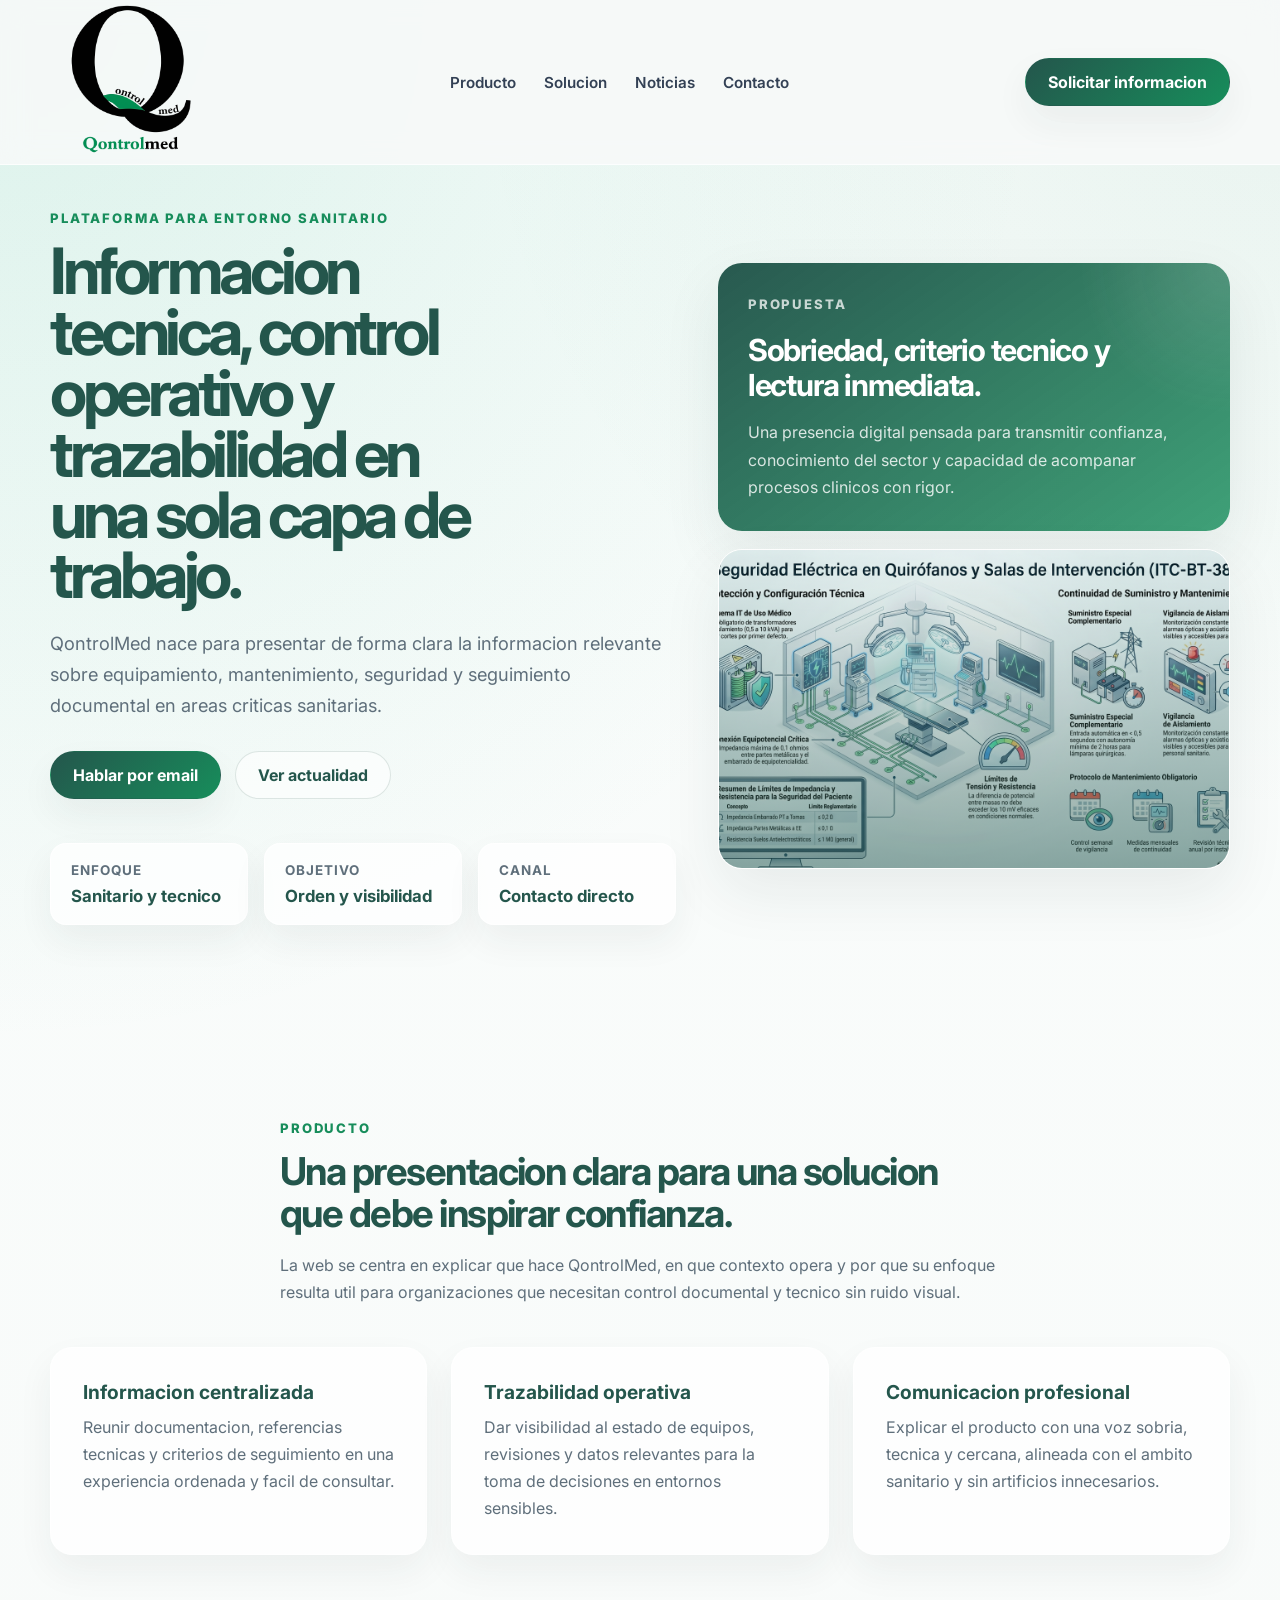
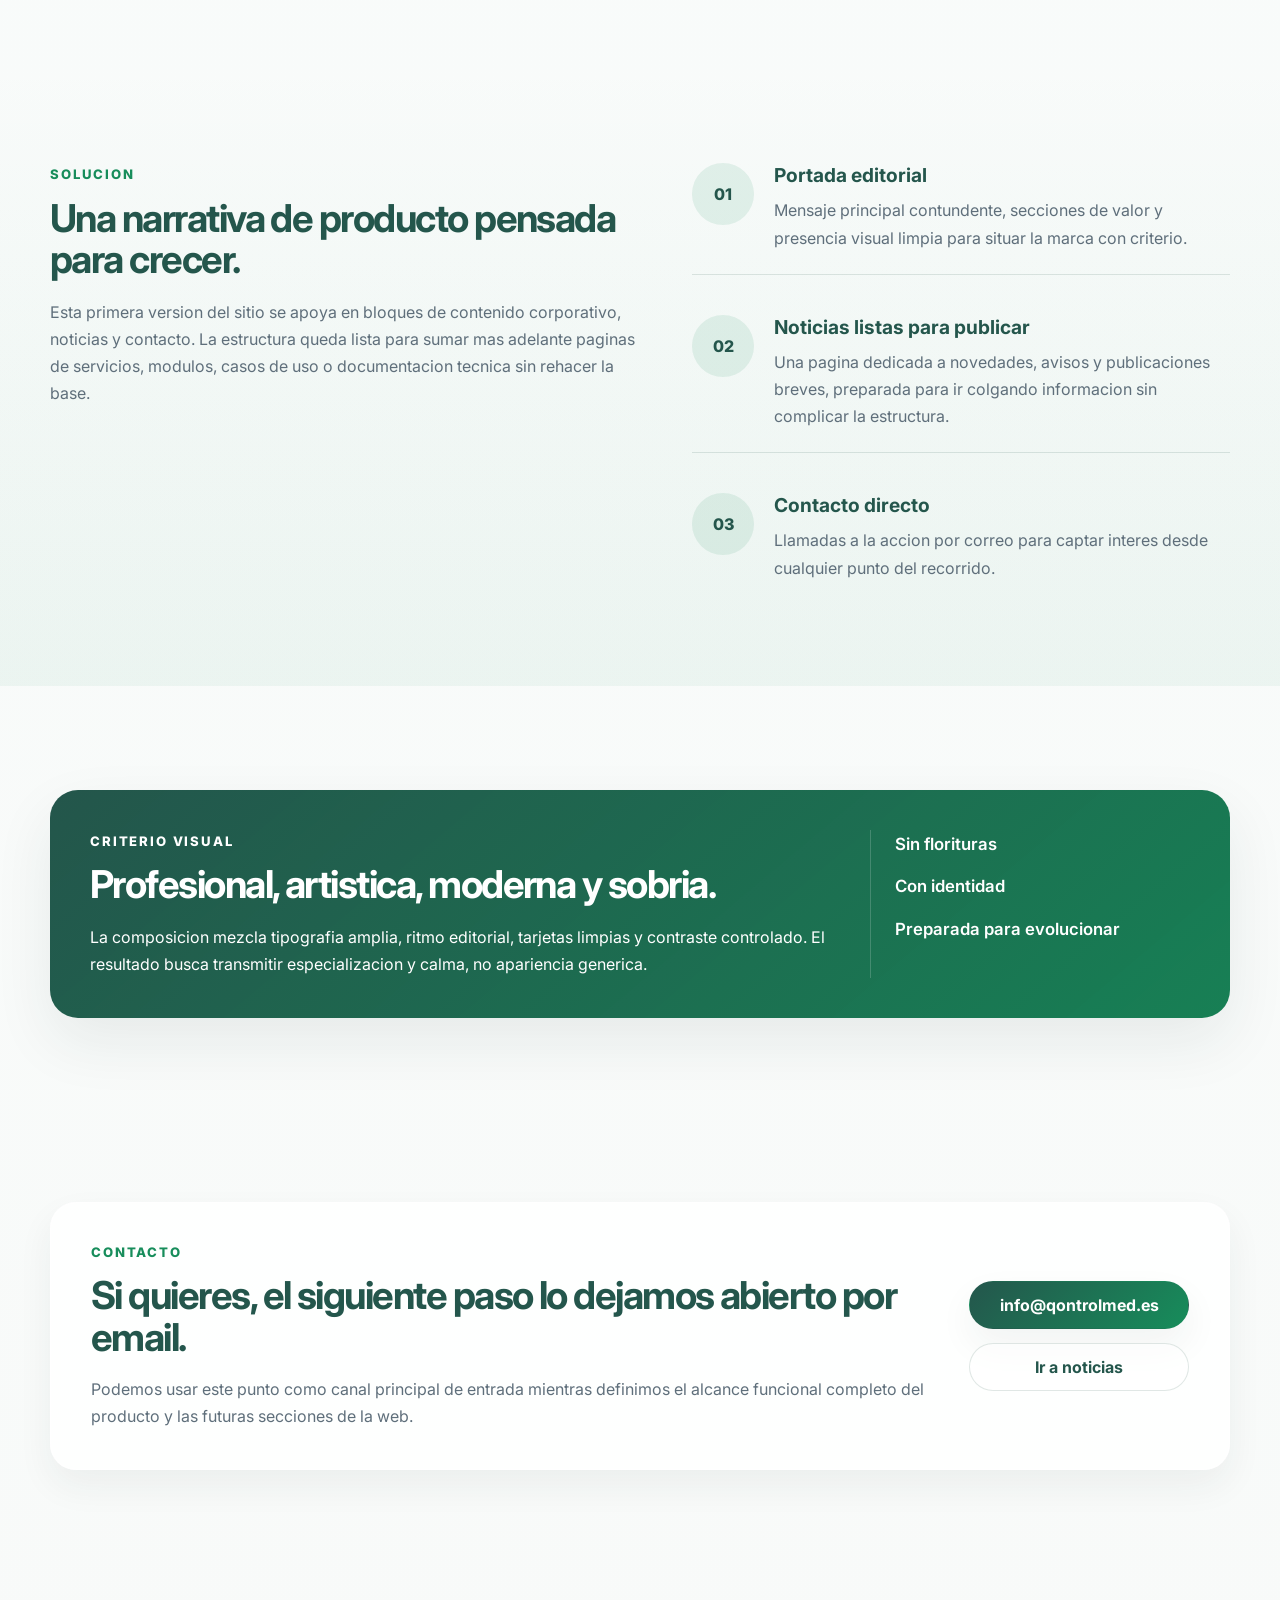
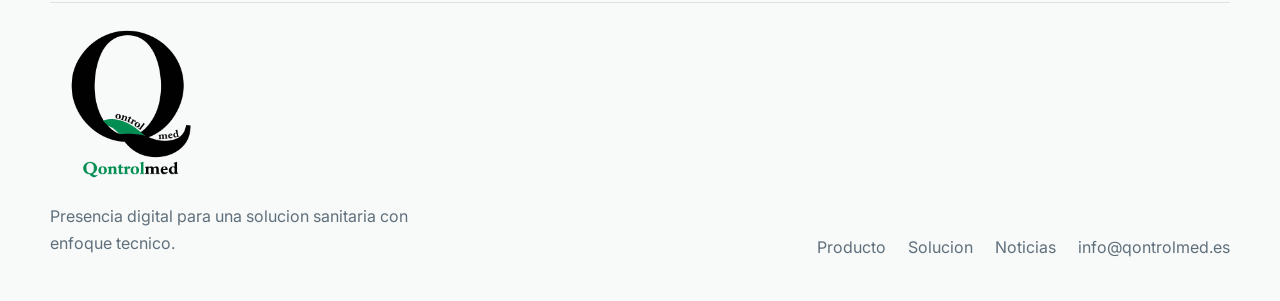
<file: index.html>
<!DOCTYPE html>
<html lang="es">
<head>
    <meta charset="UTF-8">
    <meta name="viewport" content="width=device-width, initial-scale=1.0">
    <title>QontrolMed | Gestion y seguridad para entornos sanitarios</title>
    <meta
        name="description"
        content="QontrolMed presenta una plataforma para ordenar informacion tecnica, mantenimiento y seguridad operativa en entornos sanitarios."
    >
    <link rel="preconnect" href="https://fonts.googleapis.com">
    <link rel="preconnect" href="https://fonts.gstatic.com" crossorigin>
    <link
        href="https://fonts.googleapis.com/css2?family=Inter:wght@400;500;600;700;800&display=swap"
        rel="stylesheet"
    >
    <link rel="stylesheet" href="css/variables.css">
    <link rel="stylesheet" href="css/base.css">
    <link rel="stylesheet" href="css/layout.css">
    <link rel="stylesheet" href="css/pages/home.css">
</head>
<body>
    <header class="site-header">
        <div class="shell site-header__inner">
            <a class="brand" href="index.html" aria-label="Ir a la portada de QontrolMed">
                <img class="brand__logo" src="assets/img/logo.png" alt="Logotipo de QontrolMed">
            </a>

            <nav class="site-nav" aria-label="Navegacion principal">
                <a href="#producto">Producto</a>
                <a href="#solucion">Solucion</a>
                <a href="noticias.html">Noticias</a>
                <a href="#contacto">Contacto</a>
            </nav>

            <a class="btn btn--primary site-header__cta" href="mailto:info@qontrolmed.es?subject=Consulta%20sobre%20QontrolMed">
                Solicitar informacion
            </a>
        </div>
    </header>

    <main>
        <section class="hero">
            <div class="shell hero__grid">
                <div class="hero__content">
                    <p class="eyebrow">Plataforma para entorno sanitario</p>
                    <h1>
                        Informacion tecnica, control operativo y trazabilidad
                        en una sola capa de trabajo.
                    </h1>
                    <p class="hero__lead">
                        QontrolMed nace para presentar de forma clara la informacion
                        relevante sobre equipamiento, mantenimiento, seguridad y
                        seguimiento documental en areas criticas sanitarias.
                    </p>

                    <div class="hero__actions">
                        <a class="btn btn--primary" href="#contacto">Hablar por email</a>
                        <a class="btn btn--ghost" href="noticias.html">Ver actualidad</a>
                    </div>

                    <dl class="hero__metrics" aria-label="Resumen de enfoque de QontrolMed">
                        <div>
                            <dt>Enfoque</dt>
                            <dd>Sanitario y tecnico</dd>
                        </div>
                        <div>
                            <dt>Objetivo</dt>
                            <dd>Orden y visibilidad</dd>
                        </div>
                        <div>
                            <dt>Canal</dt>
                            <dd>Contacto directo</dd>
                        </div>
                    </dl>
                </div>

                <div class="hero__panel">
                    <div class="hero-card hero-card--primary">
                        <p class="hero-card__label">Propuesta</p>
                        <p class="hero-card__title">Sobriedad, criterio tecnico y lectura inmediata.</p>
                        <p class="hero-card__copy">
                            Una presencia digital pensada para transmitir confianza,
                            conocimiento del sector y capacidad de acompanar procesos
                            clinicos con rigor.
                        </p>
                    </div>

                    <div class="hero-card hero-card--image">
                        <img src="assets/img/seguridad_electrica.png" alt="Equipo tecnico en entorno sanitario">
                    </div>
                </div>
            </div>
        </section>

        <section class="section" id="producto">
            <div class="shell section-heading">
                <p class="eyebrow">Producto</p>
                <h2>Una presentacion clara para una solucion que debe inspirar confianza.</h2>
                <p>
                    La web se centra en explicar que hace QontrolMed, en que contexto
                    opera y por que su enfoque resulta util para organizaciones que
                    necesitan control documental y tecnico sin ruido visual.
                </p>
            </div>

            <div class="shell card-grid card-grid--three">
                <article class="card">
                    <h3>Informacion centralizada</h3>
                    <p>
                        Reunir documentacion, referencias tecnicas y criterios de
                        seguimiento en una experiencia ordenada y facil de consultar.
                    </p>
                </article>

                <article class="card">
                    <h3>Trazabilidad operativa</h3>
                    <p>
                        Dar visibilidad al estado de equipos, revisiones y datos
                        relevantes para la toma de decisiones en entornos sensibles.
                    </p>
                </article>

                <article class="card">
                    <h3>Comunicacion profesional</h3>
                    <p>
                        Explicar el producto con una voz sobria, tecnica y cercana,
                        alineada con el ambito sanitario y sin artificios innecesarios.
                    </p>
                </article>
            </div>
        </section>

        <section class="section section--tinted" id="solucion">
            <div class="shell split">
                <div>
                    <p class="eyebrow">Solucion</p>
                    <h2>Una narrativa de producto pensada para crecer.</h2>
                    <p>
                        Esta primera version del sitio se apoya en bloques de contenido
                        corporativo, noticias y contacto. La estructura queda lista
                        para sumar mas adelante paginas de servicios, modulos, casos de
                        uso o documentacion tecnica sin rehacer la base.
                    </p>
                </div>

                <div class="stack">
                    <article class="feature">
                        <span class="feature__index">01</span>
                        <div>
                            <h3>Portada editorial</h3>
                            <p>
                                Mensaje principal contundente, secciones de valor y
                                presencia visual limpia para situar la marca con
                                criterio.
                            </p>
                        </div>
                    </article>

                    <article class="feature">
                        <span class="feature__index">02</span>
                        <div>
                            <h3>Noticias listas para publicar</h3>
                            <p>
                                Una pagina dedicada a novedades, avisos y publicaciones
                                breves, preparada para ir colgando informacion sin
                                complicar la estructura.
                            </p>
                        </div>
                    </article>

                    <article class="feature">
                        <span class="feature__index">03</span>
                        <div>
                            <h3>Contacto directo</h3>
                            <p>
                                Llamadas a la accion por correo para captar interes
                                desde cualquier punto del recorrido.
                            </p>
                        </div>
                    </article>
                </div>
            </div>
        </section>

        <section class="section">
            <div class="shell highlight">
                <div class="highlight__content">
                    <p class="eyebrow">Criterio visual</p>
                    <h2>Profesional, artistica, moderna y sobria.</h2>
                    <p>
                        La composicion mezcla tipografia amplia, ritmo editorial,
                        tarjetas limpias y contraste controlado. El resultado busca
                        transmitir especializacion y calma, no apariencia generica.
                    </p>
                </div>

                <div class="highlight__aside">
                    <p>Sin florituras</p>
                    <p>Con identidad</p>
                    <p>Preparada para evolucionar</p>
                </div>
            </div>
        </section>

        <section class="section section--compact" id="contacto">
            <div class="shell contact-callout">
                <div>
                    <p class="eyebrow">Contacto</p>
                    <h2>Si quieres, el siguiente paso lo dejamos abierto por email.</h2>
                    <p>
                        Podemos usar este punto como canal principal de entrada
                        mientras definimos el alcance funcional completo del producto
                        y las futuras secciones de la web.
                    </p>
                </div>

                <div class="contact-callout__actions">
                    <a class="btn btn--primary btn--wide" href="mailto:info@qontrolmed.es?subject=Consulta%20sobre%20QontrolMed">
                        info@qontrolmed.es
                    </a>
                    <a class="btn btn--ghost btn--wide" href="noticias.html">
                        Ir a noticias
                    </a>
                </div>
            </div>
        </section>
    </main>

    <footer class="site-footer">
        <div class="shell site-footer__inner">
            <div>
                <img class="site-footer__logo" src="assets/img/logo.png" alt="QontrolMed">
                <p>Presencia digital para una solucion sanitaria con enfoque tecnico.</p>
            </div>

            <div class="site-footer__links">
                <a href="#producto">Producto</a>
                <a href="#solucion">Solucion</a>
                <a href="noticias.html">Noticias</a>
                <a href="mailto:info@qontrolmed.es">info@qontrolmed.es</a>
            </div>
        </div>
    </footer>
</body>
</html>
</file>
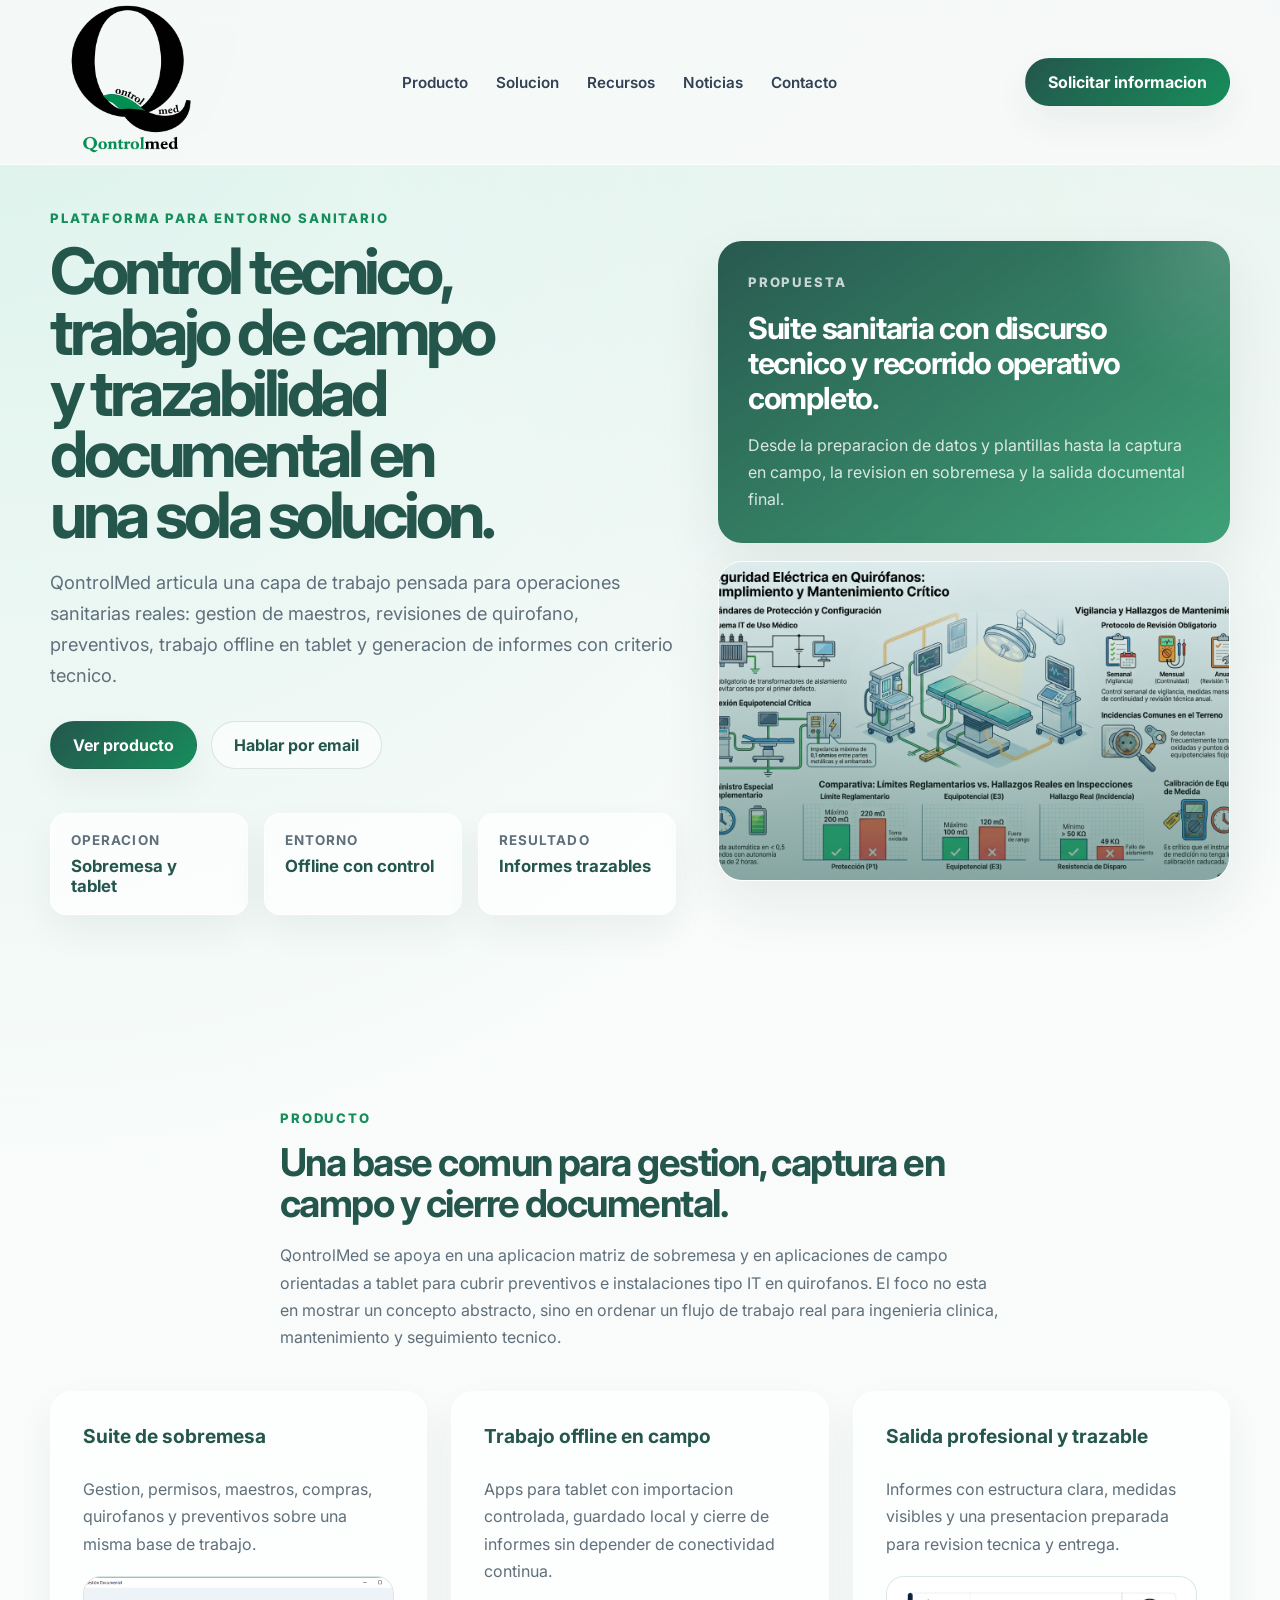
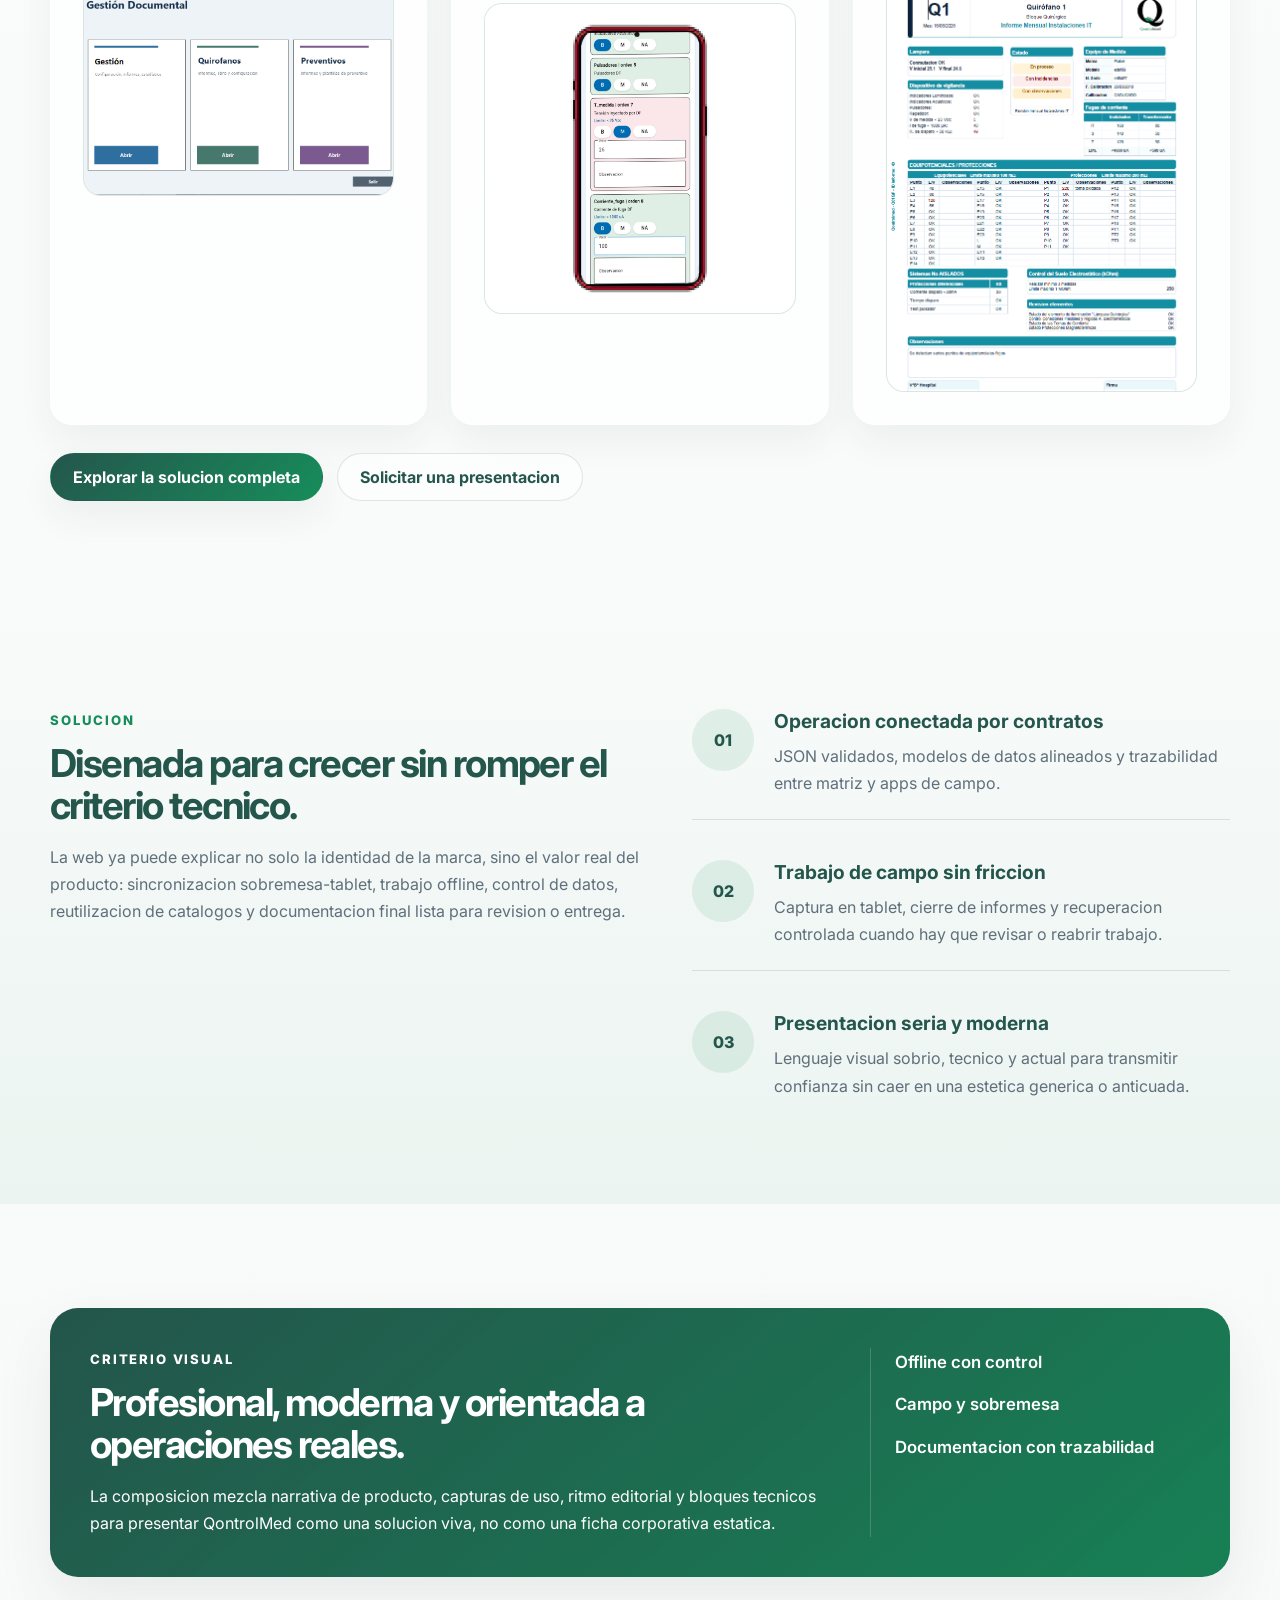
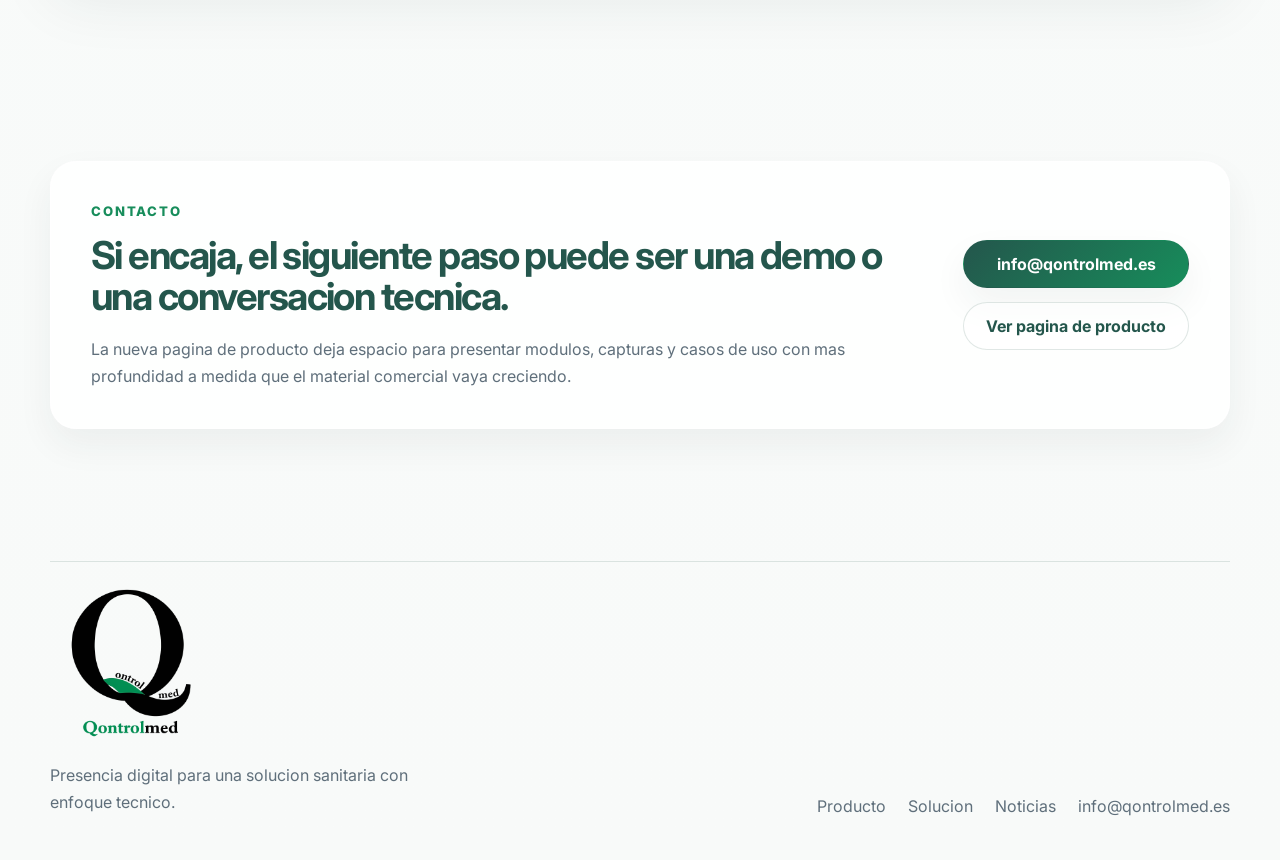
<file: index_160319.html>
<!DOCTYPE html>
<html lang="es">
<head>
    <meta charset="UTF-8">
    <meta name="viewport" content="width=device-width, initial-scale=1.0">
    <title>QontrolMed | Gestion y seguridad para entornos sanitarios</title>
    <meta
        name="description"
        content="QontrolMed presenta una plataforma para ordenar informacion tecnica, mantenimiento y seguridad operativa en entornos sanitarios."
    >
    <link rel="preconnect" href="https://fonts.googleapis.com">
    <link rel="preconnect" href="https://fonts.gstatic.com" crossorigin>
    <link
        href="https://fonts.googleapis.com/css2?family=Inter:wght@400;500;600;700;800&display=swap"
        rel="stylesheet"
    >
    <link rel="stylesheet" href="css/variables.css">
    <link rel="stylesheet" href="css/base.css">
    <link rel="stylesheet" href="css/layout.css">
    <link rel="stylesheet" href="css/pages/home.css">
</head>
<body>
    <header class="site-header">
        <div class="shell site-header__inner">
            <a class="brand" href="index_160319.html" aria-label="Ir a la portada de QontrolMed">
                <img class="brand__logo" src="assets/img/logo.png" alt="Logotipo de QontrolMed">
            </a>

            <nav class="site-nav" aria-label="Navegacion principal">
                <a href="producto.html">Producto</a>
                <a href="#solucion">Solucion</a>
                <a href="recursos.html">Recursos</a>
                <a href="noticias.html">Noticias</a>
                <a href="#contacto">Contacto</a>
            </nav>

            <a class="btn btn--primary site-header__cta" href="mailto:info@qontrolmed.es?subject=Consulta%20sobre%20QontrolMed">
                Solicitar informacion
            </a>
        </div>
    </header>

    <main>
        <section class="hero">
            <div class="shell hero__grid">
                <div class="hero__content">
                    <p class="eyebrow">Plataforma para entorno sanitario</p>
                    <h1>
                        Control tecnico, trabajo de campo y trazabilidad
                        documental en una sola solucion.
                    </h1>
                    <p class="hero__lead">
                        QontrolMed articula una capa de trabajo pensada para
                        operaciones sanitarias reales: gestion de maestros,
                        revisiones de quirofano, preventivos, trabajo offline en
                        tablet y generacion de informes con criterio tecnico.
                    </p>

                    <div class="hero__actions">
                        <a class="btn btn--primary" href="producto.html">Ver producto</a>
                        <a class="btn btn--ghost" href="#contacto">Hablar por email</a>
                    </div>

                    <dl class="hero__metrics" aria-label="Resumen de enfoque de QontrolMed">
                        <div>
                            <dt>Operacion</dt>
                            <dd>Sobremesa y tablet</dd>
                        </div>
                        <div>
                            <dt>Entorno</dt>
                            <dd>Offline con control</dd>
                        </div>
                        <div>
                            <dt>Resultado</dt>
                            <dd>Informes trazables</dd>
                        </div>
                    </dl>
                </div>

                <div class="hero__panel">
                    <div class="hero-card hero-card--primary">
                        <p class="hero-card__label">Propuesta</p>
                        <p class="hero-card__title">Suite sanitaria con discurso tecnico y recorrido operativo completo.</p>
                        <p class="hero-card__copy">
                            Desde la preparacion de datos y plantillas hasta la
                            captura en campo, la revision en sobremesa y la salida
                            documental final.
                        </p>
                    </div>

                    <div class="hero-card hero-card--image">
                        <img src="assets/img/Seguridad_Electrica_en_Quirofanos.png" alt="Contexto tecnico de seguridad electrica en quirofanos">
                    </div>
                </div>
            </div>
        </section>

        <section class="section" id="producto">
            <div class="shell section-heading">
                <p class="eyebrow">Producto</p>
                <h2>Una base comun para gestion, captura en campo y cierre documental.</h2>
                <p>
                    QontrolMed se apoya en una aplicacion matriz de sobremesa y
                    en aplicaciones de campo orientadas a tablet para cubrir
                    preventivos e instalaciones tipo IT en quirofanos. El foco no
                    esta en mostrar un concepto abstracto, sino en ordenar un flujo
                    de trabajo real para ingenieria clinica, mantenimiento y
                    seguimiento tecnico.
                </p>
            </div>

            <div class="shell card-grid card-grid--three">
                <article class="card product-card">
                    <h3>Suite de sobremesa</h3>
                    <p>
                        Gestion, permisos, maestros, compras, quirofanos y
                        preventivos sobre una misma base de trabajo.
                    </p>
                    <div class="product-card__media">
                        <img src="assets/img/entrada.png" alt="Pantalla de acceso a modulos de sobremesa">
                    </div>
                </article>

                <article class="card product-card">
                    <h3>Trabajo offline en campo</h3>
                    <p>
                        Apps para tablet con importacion controlada, guardado local
                        y cierre de informes sin depender de conectividad continua.
                    </p>
                    <div class="product-card__media">
                        <img src="assets/img/telefono.png" alt="Formulario de trabajo de campo en tablet">
                    </div>
                </article>

                <article class="card product-card">
                    <h3>Salida profesional y trazable</h3>
                    <p>
                        Informes con estructura clara, medidas visibles y una
                        presentacion preparada para revision tecnica y entrega.
                    </p>
                    <div class="product-card__media">
                        <img src="assets/img/informe_quirofano.png" alt="Ejemplo de informe tecnico generado">
                    </div>
                </article>
            </div>

            <div class="shell product-teaser__actions">
                <a class="btn btn--primary" href="producto.html">Explorar la solucion completa</a>
                <a class="btn btn--ghost" href="mailto:info@qontrolmed.es?subject=Interes%20en%20QontrolMed">Solicitar una presentacion</a>
            </div>
        </section>

        <section class="section section--tinted" id="solucion">
            <div class="shell split">
                <div>
                    <p class="eyebrow">Solucion</p>
                    <h2>Disenada para crecer sin romper el criterio tecnico.</h2>
                    <p>
                        La web ya puede explicar no solo la identidad de la marca,
                        sino el valor real del producto: sincronizacion
                        sobremesa-tablet, trabajo offline, control de datos,
                        reutilizacion de catalogos y documentacion final lista para
                        revision o entrega.
                    </p>
                </div>

                <div class="stack">
                    <article class="feature">
                        <span class="feature__index">01</span>
                        <div>
                            <h3>Operacion conectada por contratos</h3>
                            <p>
                                JSON validados, modelos de datos alineados y
                                trazabilidad entre matriz y apps de campo.
                            </p>
                        </div>
                    </article>

                    <article class="feature">
                        <span class="feature__index">02</span>
                        <div>
                            <h3>Trabajo de campo sin friccion</h3>
                            <p>
                                Captura en tablet, cierre de informes y
                                recuperacion controlada cuando hay que revisar o
                                reabrir trabajo.
                            </p>
                        </div>
                    </article>

                    <article class="feature">
                        <span class="feature__index">03</span>
                        <div>
                            <h3>Presentacion seria y moderna</h3>
                            <p>
                                Lenguaje visual sobrio, tecnico y actual para
                                transmitir confianza sin caer en una estetica
                                generica o anticuada.
                            </p>
                        </div>
                    </article>
                </div>
            </div>
        </section>

        <section class="section">
            <div class="shell highlight">
                <div class="highlight__content">
                    <p class="eyebrow">Criterio visual</p>
                    <h2>Profesional, moderna y orientada a operaciones reales.</h2>
                    <p>
                        La composicion mezcla narrativa de producto, capturas de
                        uso, ritmo editorial y bloques tecnicos para presentar
                        QontrolMed como una solucion viva, no como una ficha
                        corporativa estatica.
                    </p>
                </div>

                <div class="highlight__aside">
                    <p>Offline con control</p>
                    <p>Campo y sobremesa</p>
                    <p>Documentacion con trazabilidad</p>
                </div>
            </div>
        </section>

        <section class="section section--compact" id="contacto">
            <div class="shell contact-callout">
                <div>
                    <p class="eyebrow">Contacto</p>
                    <h2>Si encaja, el siguiente paso puede ser una demo o una conversacion tecnica.</h2>
                    <p>
                        La nueva pagina de producto deja espacio para presentar
                        modulos, capturas y casos de uso con mas profundidad a
                        medida que el material comercial vaya creciendo.
                    </p>
                </div>

                <div class="contact-callout__actions">
                    <a class="btn btn--primary btn--wide" href="mailto:info@qontrolmed.es?subject=Consulta%20sobre%20QontrolMed">
                        info@qontrolmed.es
                    </a>
                    <a class="btn btn--ghost btn--wide" href="producto.html">
                        Ver pagina de producto
                    </a>
                </div>
            </div>
        </section>
    </main>

    <footer class="site-footer">
        <div class="shell site-footer__inner">
            <div>
                <img class="site-footer__logo" src="assets/img/logo.png" alt="QontrolMed">
                <p>Presencia digital para una solucion sanitaria con enfoque tecnico.</p>
            </div>

            <div class="site-footer__links">
                <a href="producto.html">Producto</a>
                <a href="#solucion">Solucion</a>
                <a href="noticias.html">Noticias</a>
                <a href="mailto:info@qontrolmed.es">info@qontrolmed.es</a>
            </div>
        </div>
    </footer>
</body>
</html>
</file>
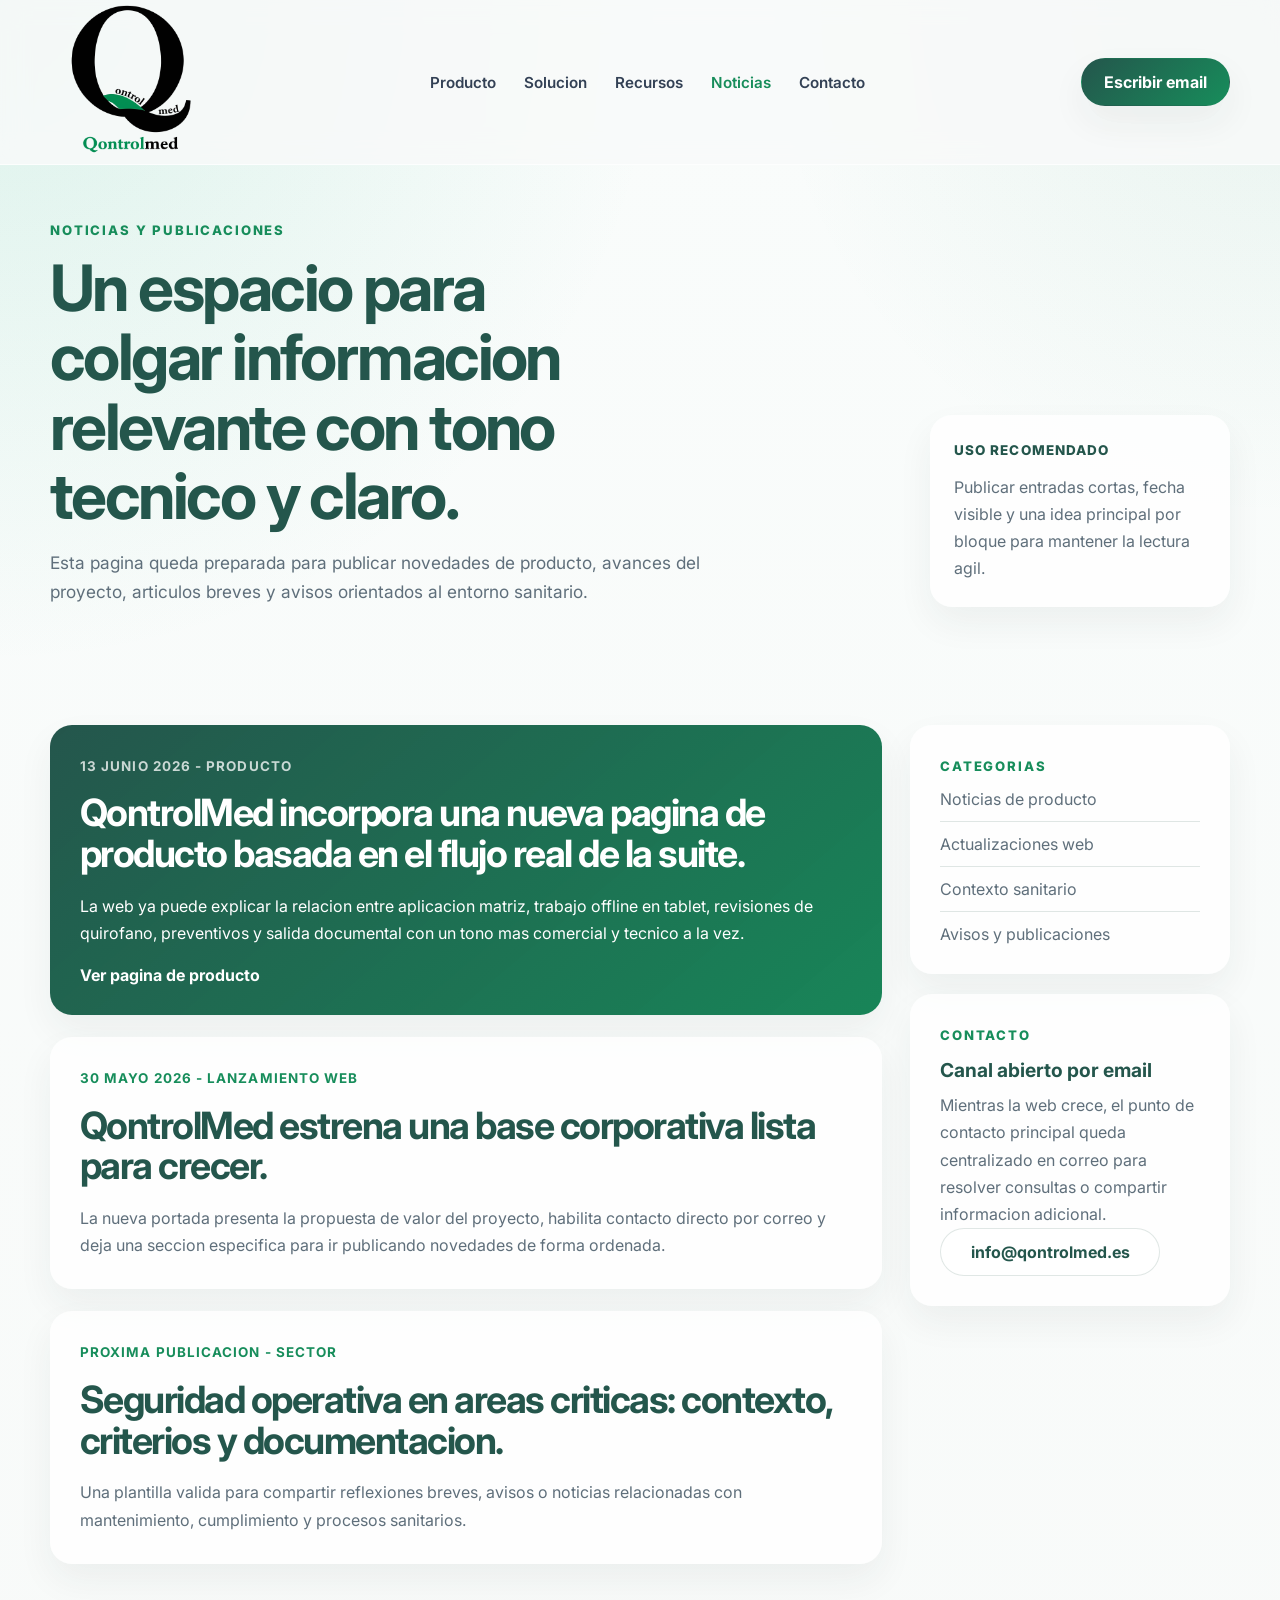
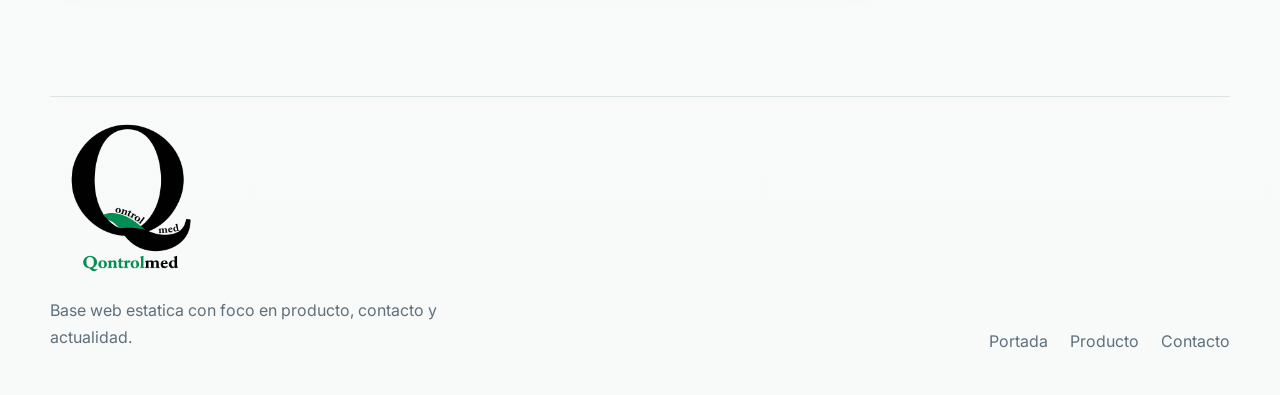
<file: noticias.html>
<!DOCTYPE html>
<html lang="es">
<head>
    <meta charset="UTF-8">
    <meta name="viewport" content="width=device-width, initial-scale=1.0">
    <title>Noticias | QontrolMed</title>
    <meta
        name="description"
        content="Pagina de noticias y publicaciones de QontrolMed para compartir novedades, contexto tecnico y avisos."
    >
    <link rel="preconnect" href="https://fonts.googleapis.com">
    <link rel="preconnect" href="https://fonts.gstatic.com" crossorigin>
    <link
        href="https://fonts.googleapis.com/css2?family=Inter:wght@400;500;600;700;800&display=swap"
        rel="stylesheet"
    >
    <link rel="stylesheet" href="css/variables.css">
    <link rel="stylesheet" href="css/base.css">
    <link rel="stylesheet" href="css/layout.css">
    <link rel="stylesheet" href="css/pages/news.css">
</head>
<body>
    <header class="site-header">
        <div class="shell site-header__inner">
            <a class="brand" href="index_160319.html" aria-label="Ir a la portada de QontrolMed">
                <img class="brand__logo" src="assets/img/logo.png" alt="Logotipo de QontrolMed">
            </a>

            <nav class="site-nav" aria-label="Navegacion principal">
                <a href="producto.html">Producto</a>
                <a href="index_160319.html#solucion">Solucion</a>
                <a href="recursos.html">Recursos</a>
                <a href="noticias.html" aria-current="page">Noticias</a>
                <a href="index_160319.html#contacto">Contacto</a>
            </nav>

            <a class="btn btn--primary site-header__cta" href="mailto:info@qontrolmed.es?subject=Consulta%20sobre%20QontrolMed">
                Escribir email
            </a>
        </div>
    </header>

    <main>
        <section class="news-hero">
            <div class="shell news-hero__inner">
                <div>
                    <p class="eyebrow">Noticias y publicaciones</p>
                    <h1>Un espacio para colgar informacion relevante con tono tecnico y claro.</h1>
                    <p class="news-hero__lead">
                        Esta pagina queda preparada para publicar novedades de producto,
                        avances del proyecto, articulos breves y avisos orientados al
                        entorno sanitario.
                    </p>
                </div>

                <aside class="news-hero__note">
                    <p class="news-hero__label">Uso recomendado</p>
                    <p>
                        Publicar entradas cortas, fecha visible y una idea principal por
                        bloque para mantener la lectura agil.
                    </p>
                </aside>
            </div>
        </section>

        <section class="section section--compact">
            <div class="shell news-layout">
                <div class="news-feed">
                    <article class="news-card news-card--featured">
                        <p class="news-card__meta">13 junio 2026 - Producto</p>
                        <h2>QontrolMed incorpora una nueva pagina de producto basada en el flujo real de la suite.</h2>
                        <p>
                            La web ya puede explicar la relacion entre aplicacion
                            matriz, trabajo offline en tablet, revisiones de
                            quirofano, preventivos y salida documental con un tono
                            mas comercial y tecnico a la vez.
                        </p>
                        <a href="producto.html">
                            Ver pagina de producto
                        </a>
                    </article>

                    <article class="news-card">
                        <p class="news-card__meta">30 mayo 2026 - Lanzamiento web</p>
                        <h2>QontrolMed estrena una base corporativa lista para crecer.</h2>
                        <p>
                            La nueva portada presenta la propuesta de valor del proyecto,
                            habilita contacto directo por correo y deja una seccion
                            especifica para ir publicando novedades de forma ordenada.
                        </p>
                    </article>

                    <article class="news-card">
                        <p class="news-card__meta">Proxima publicacion - Sector</p>
                        <h2>Seguridad operativa en areas criticas: contexto, criterios y documentacion.</h2>
                        <p>
                            Una plantilla valida para compartir reflexiones breves,
                            avisos o noticias relacionadas con mantenimiento,
                            cumplimiento y procesos sanitarios.
                        </p>
                    </article>
                </div>

                <aside class="news-sidebar">
                    <section class="sidebar-card">
                        <p class="eyebrow">Categorias</p>
                        <ul>
                            <li>Noticias de producto</li>
                            <li>Actualizaciones web</li>
                            <li>Contexto sanitario</li>
                            <li>Avisos y publicaciones</li>
                        </ul>
                    </section>

                    <section class="sidebar-card">
                        <p class="eyebrow">Contacto</p>
                        <h3>Canal abierto por email</h3>
                        <p>
                            Mientras la web crece, el punto de contacto principal queda
                            centralizado en correo para resolver consultas o compartir
                            informacion adicional.
                        </p>
                        <a class="btn btn--ghost btn--wide" href="mailto:info@qontrolmed.es">
                            info@qontrolmed.es
                        </a>
                    </section>
                </aside>
            </div>
        </section>
    </main>

    <footer class="site-footer">
        <div class="shell site-footer__inner">
            <div>
                <img class="site-footer__logo" src="assets/img/logo.png" alt="QontrolMed">
                <p>Base web estatica con foco en producto, contacto y actualidad.</p>
            </div>

            <div class="site-footer__links">
                <a href="index_160319.html">Portada</a>
                <a href="producto.html">Producto</a>
                <a href="mailto:info@qontrolmed.es">Contacto</a>
            </div>
        </div>
    </footer>
</body>
</html>
</file>
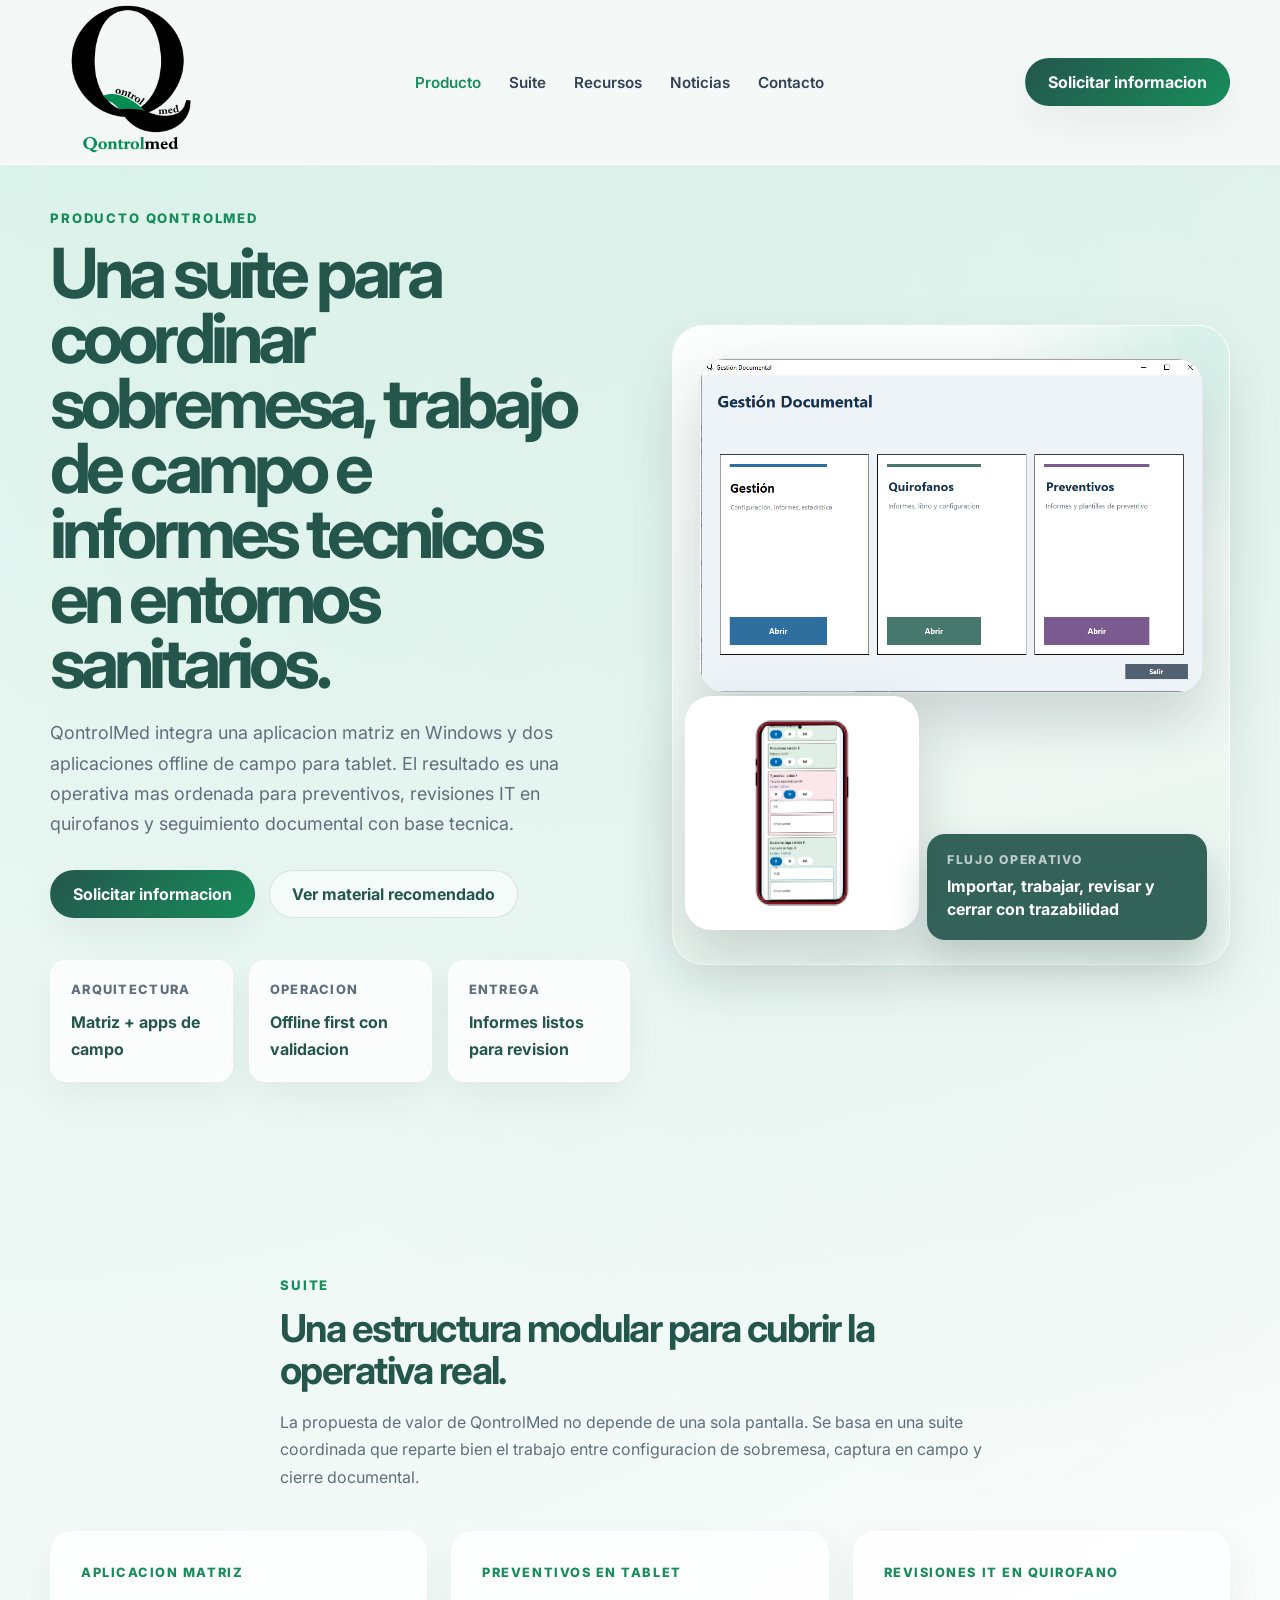
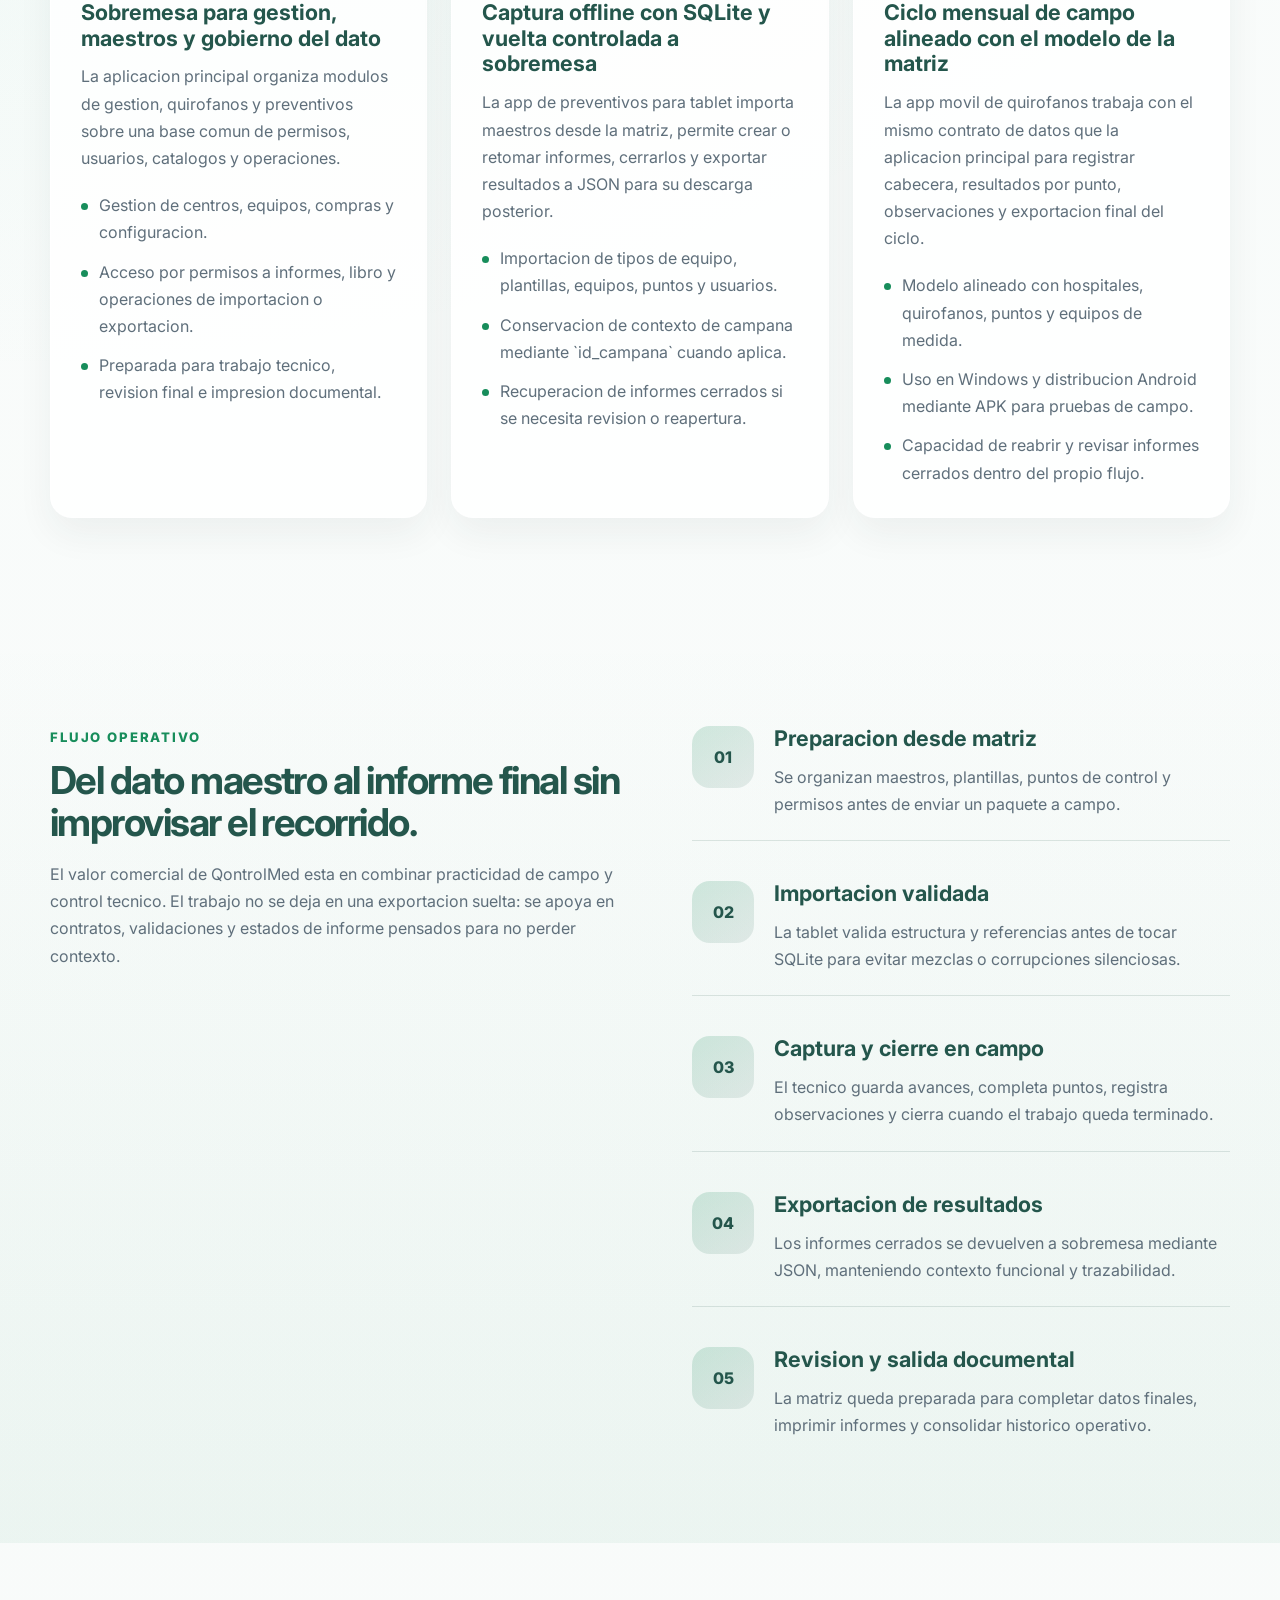
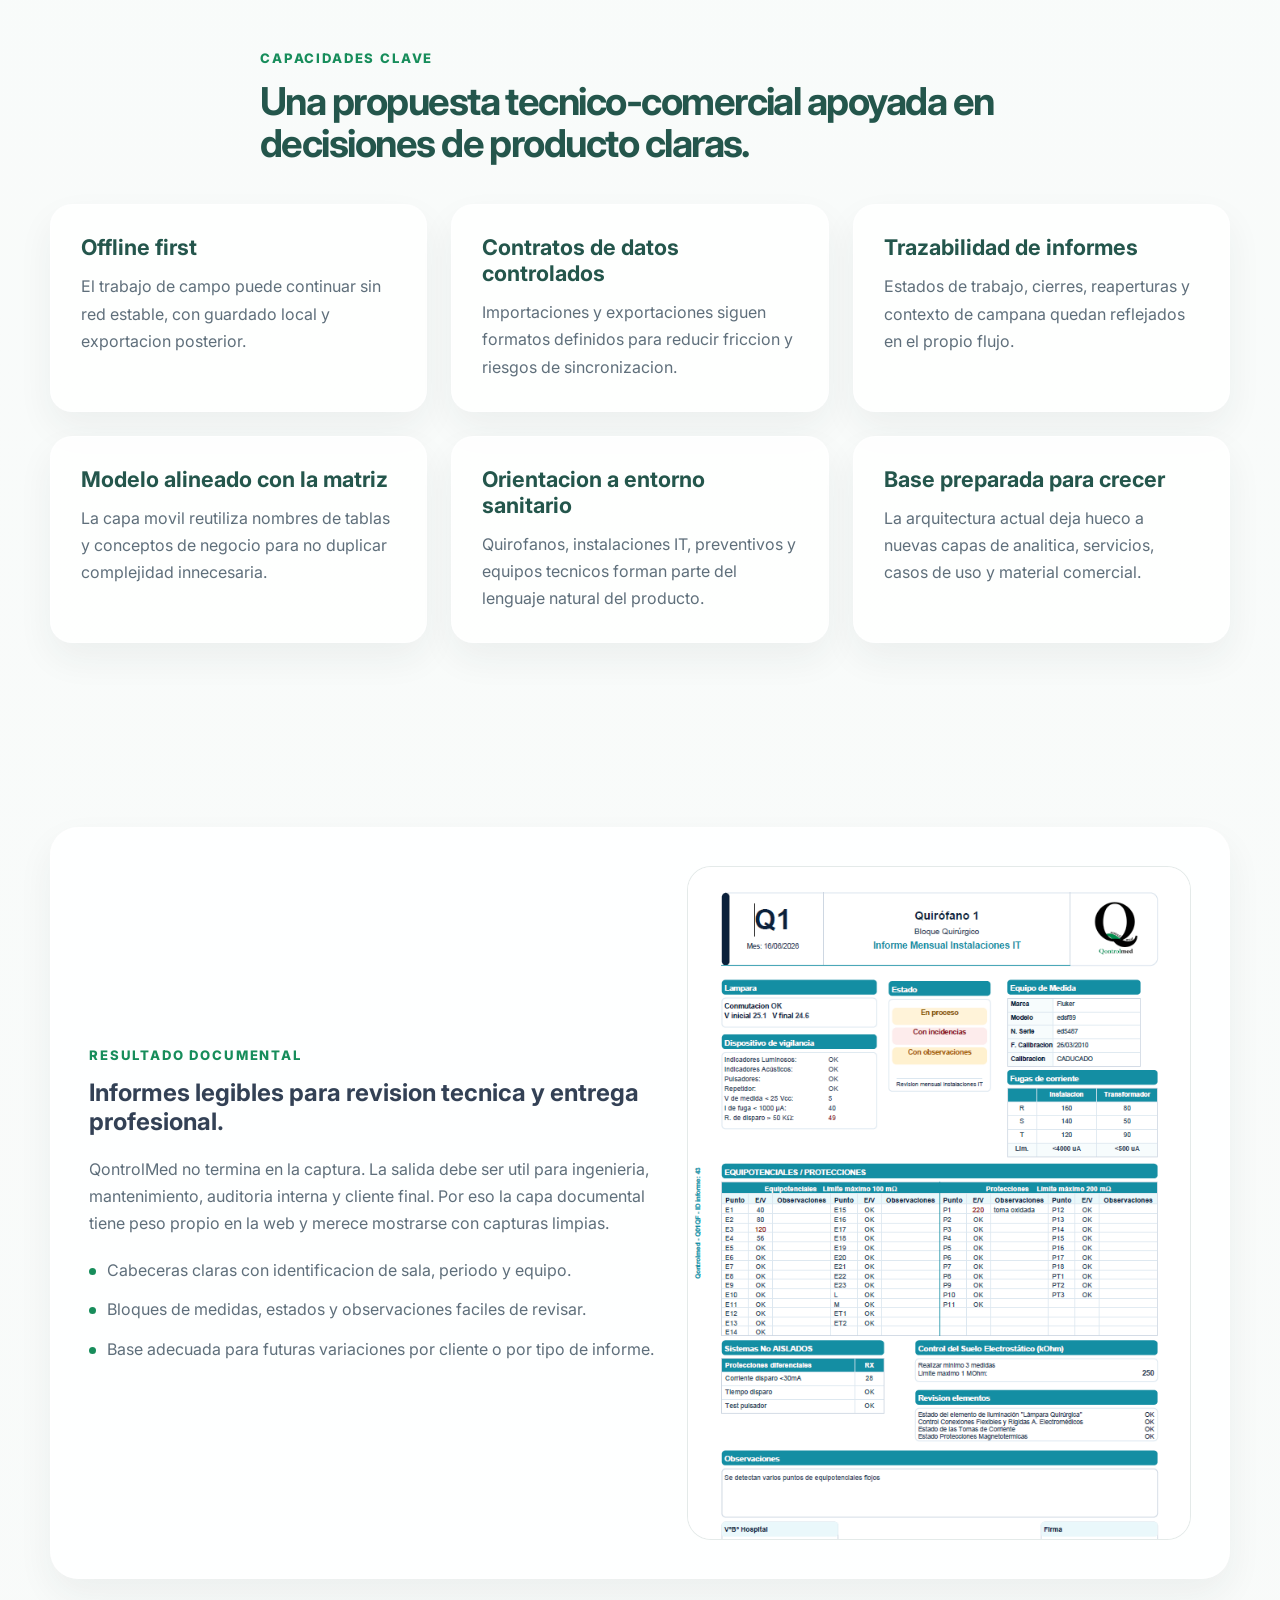
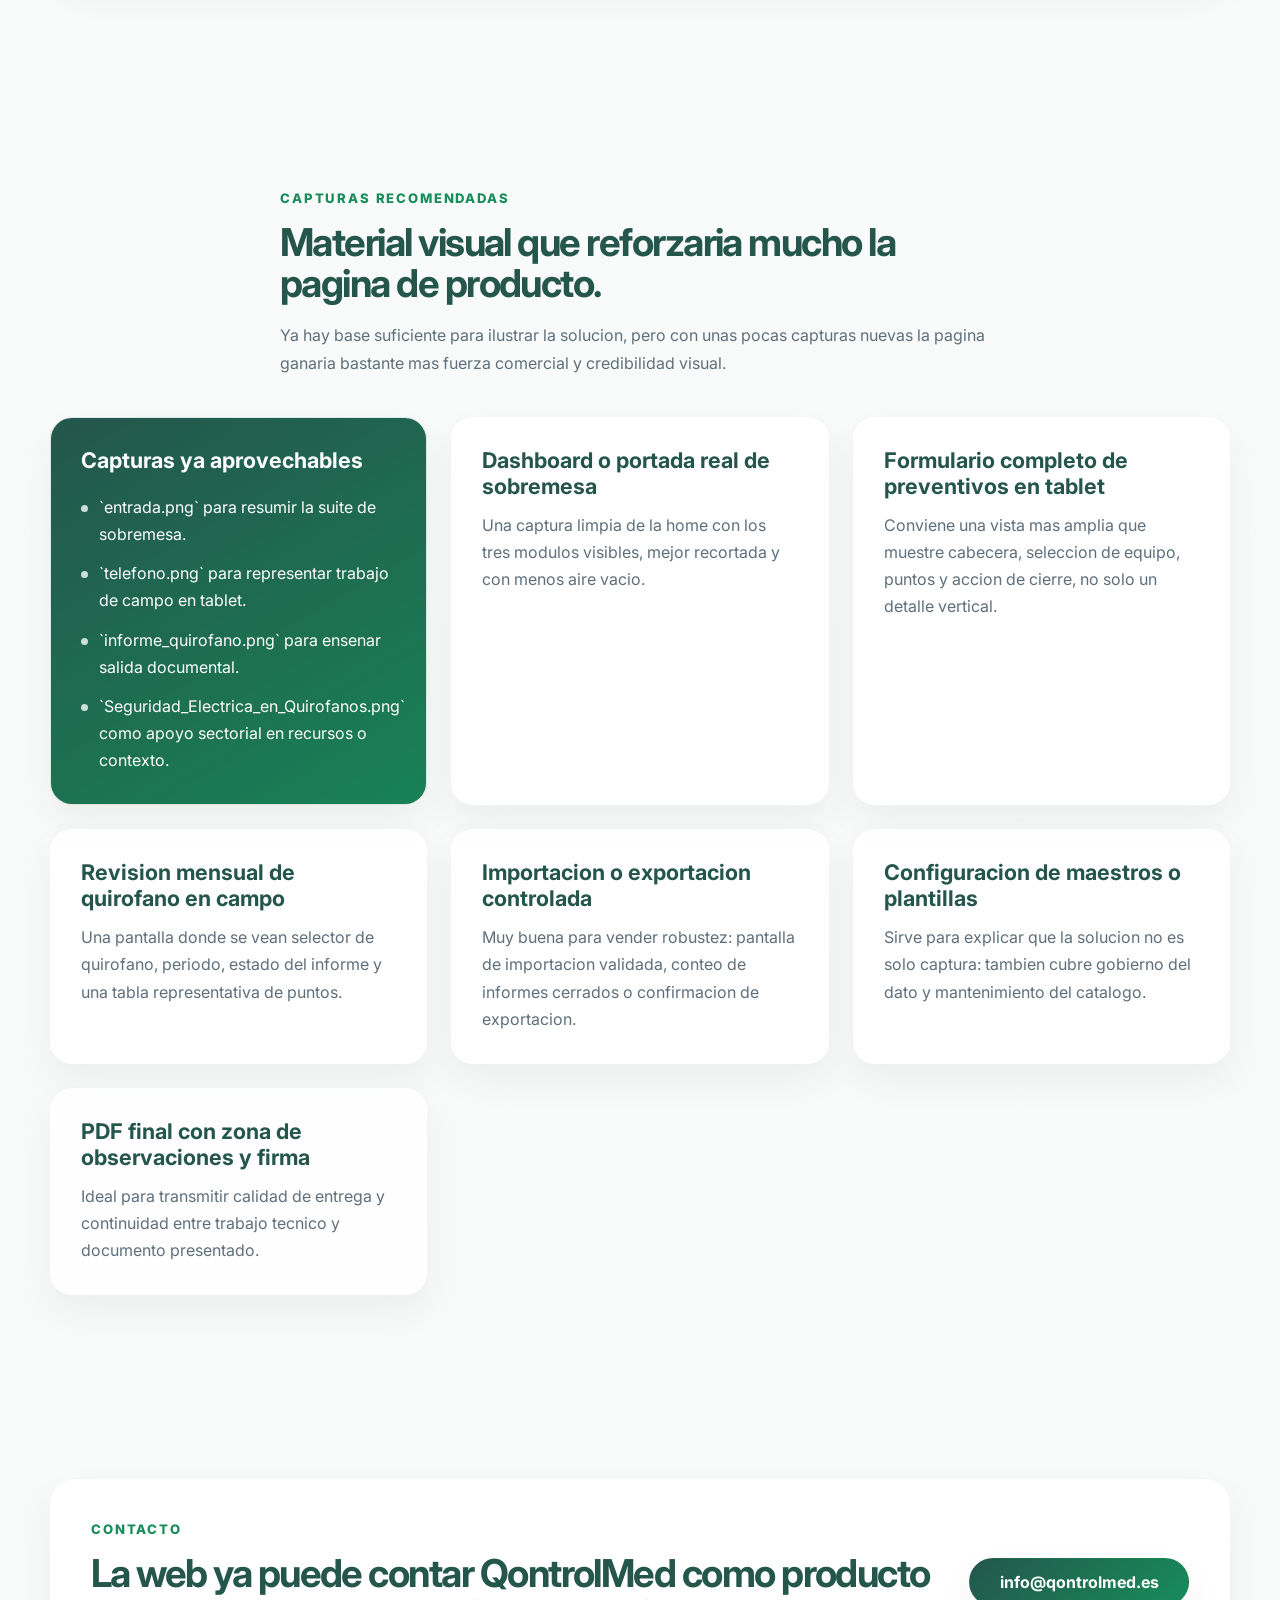
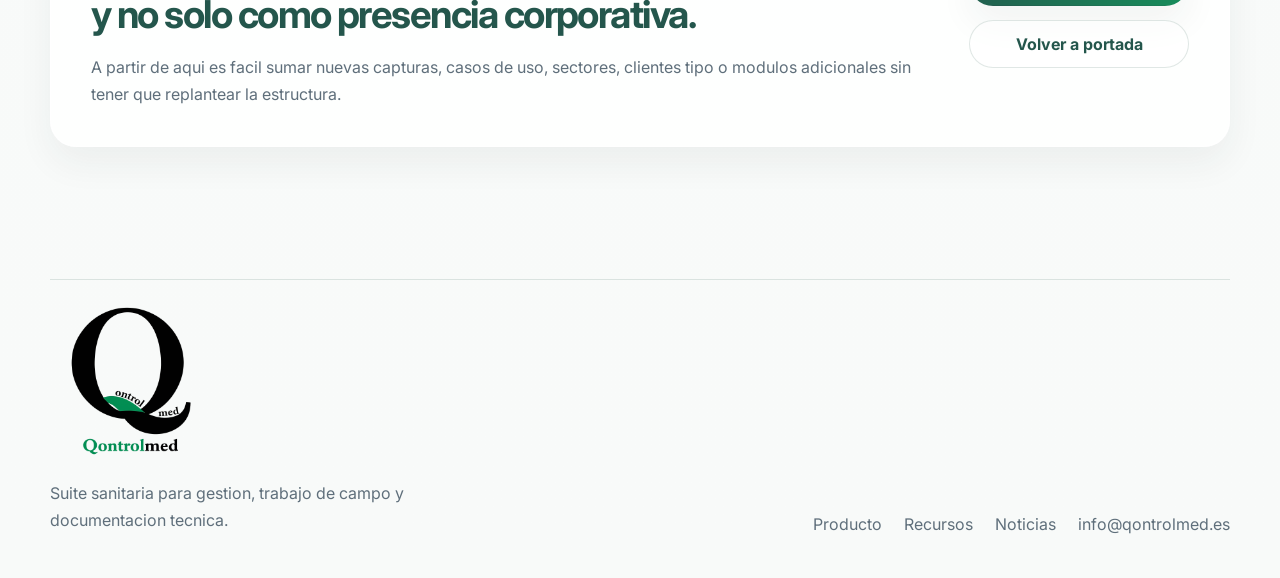
<file: producto.html>
<!DOCTYPE html>
<html lang="es">
<head>
    <meta charset="UTF-8">
    <meta name="viewport" content="width=device-width, initial-scale=1.0">
    <title>Producto | QontrolMed</title>
    <meta
        name="description"
        content="QontrolMed presenta una suite para gestion sanitaria, trabajo de campo en tablet y trazabilidad documental."
    >
    <link rel="preconnect" href="https://fonts.googleapis.com">
    <link rel="preconnect" href="https://fonts.gstatic.com" crossorigin>
    <link
        href="https://fonts.googleapis.com/css2?family=Inter:wght@400;500;600;700;800&display=swap"
        rel="stylesheet"
    >
    <link rel="stylesheet" href="css/variables.css">
    <link rel="stylesheet" href="css/base.css">
    <link rel="stylesheet" href="css/layout.css">
    <link rel="stylesheet" href="css/pages/product.css">
</head>
<body>
    <header class="site-header">
        <div class="shell site-header__inner">
            <a class="brand" href="index_160319.html" aria-label="Ir a la portada de QontrolMed">
                <img class="brand__logo" src="assets/img/logo.png" alt="Logotipo de QontrolMed">
            </a>

            <nav class="site-nav" aria-label="Navegacion principal">
                <a href="producto.html" aria-current="page">Producto</a>
                <a href="#suite">Suite</a>
                <a href="recursos.html">Recursos</a>
                <a href="noticias.html">Noticias</a>
                <a href="#contacto">Contacto</a>
            </nav>

            <a class="btn btn--primary site-header__cta" href="mailto:info@qontrolmed.es?subject=Consulta%20sobre%20QontrolMed">
                Solicitar informacion
            </a>
        </div>
    </header>

    <main>
        <section class="product-hero">
            <div class="shell product-hero__grid">
                <div class="product-hero__content">
                    <p class="eyebrow">Producto QontrolMed</p>
                    <h1>Una suite para coordinar sobremesa, trabajo de campo e informes tecnicos en entornos sanitarios.</h1>
                    <p class="product-hero__lead">
                        QontrolMed integra una aplicacion matriz en Windows y dos
                        aplicaciones offline de campo para tablet. El resultado es
                        una operativa mas ordenada para preventivos, revisiones IT
                        en quirofanos y seguimiento documental con base tecnica.
                    </p>

                    <div class="product-hero__actions">
                        <a class="btn btn--primary" href="mailto:info@qontrolmed.es?subject=Interes%20en%20QontrolMed">Solicitar informacion</a>
                        <a class="btn btn--ghost" href="#capturas">Ver material recomendado</a>
                    </div>

                    <div class="summary-band">
                        <article class="summary-card">
                            <p class="summary-card__label">Arquitectura</p>
                            <p class="summary-card__value">Matriz + apps de campo</p>
                        </article>
                        <article class="summary-card">
                            <p class="summary-card__label">Operacion</p>
                            <p class="summary-card__value">Offline first con validacion</p>
                        </article>
                        <article class="summary-card">
                            <p class="summary-card__label">Entrega</p>
                            <p class="summary-card__value">Informes listos para revision</p>
                        </article>
                    </div>
                </div>

                <div class="product-visual">
                    <div class="product-visual__desktop">
                        <img src="assets/img/entrada.png" alt="Vista general de la suite de sobremesa">
                    </div>
                    <div class="product-visual__device">
                        <img src="assets/img/telefono.png" alt="Trabajo de campo en tablet">
                    </div>
                    <div class="product-visual__badge">
                        <span>Flujo operativo</span>
                        <strong>Importar, trabajar, revisar y cerrar con trazabilidad</strong>
                    </div>
                </div>
            </div>
        </section>

        <section class="section" id="suite">
            <div class="shell section-heading">
                <p class="eyebrow">Suite</p>
                <h2>Una estructura modular para cubrir la operativa real.</h2>
                <p>
                    La propuesta de valor de QontrolMed no depende de una sola
                    pantalla. Se basa en una suite coordinada que reparte bien el
                    trabajo entre configuracion de sobremesa, captura en campo y
                    cierre documental.
                </p>
            </div>

            <div class="shell module-grid">
                <article class="module-card">
                    <p class="module-card__eyebrow">Aplicacion matriz</p>
                    <h3>Sobremesa para gestion, maestros y gobierno del dato</h3>
                    <p>
                        La aplicacion principal organiza modulos de gestion,
                        quirofanos y preventivos sobre una base comun de permisos,
                        usuarios, catalogos y operaciones.
                    </p>
                    <ul class="detail-list">
                        <li>Gestion de centros, equipos, compras y configuracion.</li>
                        <li>Acceso por permisos a informes, libro y operaciones de importacion o exportacion.</li>
                        <li>Preparada para trabajo tecnico, revision final e impresion documental.</li>
                    </ul>
                </article>

                <article class="module-card">
                    <p class="module-card__eyebrow">Preventivos en tablet</p>
                    <h3>Captura offline con SQLite y vuelta controlada a sobremesa</h3>
                    <p>
                        La app de preventivos para tablet importa maestros desde la
                        matriz, permite crear o retomar informes, cerrarlos y
                        exportar resultados a JSON para su descarga posterior.
                    </p>
                    <ul class="detail-list">
                        <li>Importacion de tipos de equipo, plantillas, equipos, puntos y usuarios.</li>
                        <li>Conservacion de contexto de campana mediante `id_campana` cuando aplica.</li>
                        <li>Recuperacion de informes cerrados si se necesita revision o reapertura.</li>
                    </ul>
                </article>

                <article class="module-card">
                    <p class="module-card__eyebrow">Revisiones IT en quirofano</p>
                    <h3>Ciclo mensual de campo alineado con el modelo de la matriz</h3>
                    <p>
                        La app movil de quirofanos trabaja con el mismo contrato de
                        datos que la aplicacion principal para registrar cabecera,
                        resultados por punto, observaciones y exportacion final del
                        ciclo.
                    </p>
                    <ul class="detail-list">
                        <li>Modelo alineado con hospitales, quirofanos, puntos y equipos de medida.</li>
                        <li>Uso en Windows y distribucion Android mediante APK para pruebas de campo.</li>
                        <li>Capacidad de reabrir y revisar informes cerrados dentro del propio flujo.</li>
                    </ul>
                </article>
            </div>
        </section>

        <section class="section section--tinted" id="flujo">
            <div class="shell split split--product">
                <div>
                    <p class="eyebrow">Flujo operativo</p>
                    <h2>Del dato maestro al informe final sin improvisar el recorrido.</h2>
                    <p>
                        El valor comercial de QontrolMed esta en combinar
                        practicidad de campo y control tecnico. El trabajo no se
                        deja en una exportacion suelta: se apoya en contratos,
                        validaciones y estados de informe pensados para no perder
                        contexto.
                    </p>
                </div>

                <div class="workflow">
                    <article class="workflow-step">
                        <span class="workflow-step__index">01</span>
                        <div>
                            <h3>Preparacion desde matriz</h3>
                            <p>Se organizan maestros, plantillas, puntos de control y permisos antes de enviar un paquete a campo.</p>
                        </div>
                    </article>

                    <article class="workflow-step">
                        <span class="workflow-step__index">02</span>
                        <div>
                            <h3>Importacion validada</h3>
                            <p>La tablet valida estructura y referencias antes de tocar SQLite para evitar mezclas o corrupciones silenciosas.</p>
                        </div>
                    </article>

                    <article class="workflow-step">
                        <span class="workflow-step__index">03</span>
                        <div>
                            <h3>Captura y cierre en campo</h3>
                            <p>El tecnico guarda avances, completa puntos, registra observaciones y cierra cuando el trabajo queda terminado.</p>
                        </div>
                    </article>

                    <article class="workflow-step">
                        <span class="workflow-step__index">04</span>
                        <div>
                            <h3>Exportacion de resultados</h3>
                            <p>Los informes cerrados se devuelven a sobremesa mediante JSON, manteniendo contexto funcional y trazabilidad.</p>
                        </div>
                    </article>

                    <article class="workflow-step">
                        <span class="workflow-step__index">05</span>
                        <div>
                            <h3>Revision y salida documental</h3>
                            <p>La matriz queda preparada para completar datos finales, imprimir informes y consolidar historico operativo.</p>
                        </div>
                    </article>
                </div>
            </div>
        </section>

        <section class="section">
            <div class="shell section-heading section-heading--narrow">
                <p class="eyebrow">Capacidades clave</p>
                <h2>Una propuesta tecnico-comercial apoyada en decisiones de producto claras.</h2>
            </div>

            <div class="shell capability-grid">
                <article class="capability-card">
                    <h3>Offline first</h3>
                    <p>El trabajo de campo puede continuar sin red estable, con guardado local y exportacion posterior.</p>
                </article>

                <article class="capability-card">
                    <h3>Contratos de datos controlados</h3>
                    <p>Importaciones y exportaciones siguen formatos definidos para reducir friccion y riesgos de sincronizacion.</p>
                </article>

                <article class="capability-card">
                    <h3>Trazabilidad de informes</h3>
                    <p>Estados de trabajo, cierres, reaperturas y contexto de campana quedan reflejados en el propio flujo.</p>
                </article>

                <article class="capability-card">
                    <h3>Modelo alineado con la matriz</h3>
                    <p>La capa movil reutiliza nombres de tablas y conceptos de negocio para no duplicar complejidad innecesaria.</p>
                </article>

                <article class="capability-card">
                    <h3>Orientacion a entorno sanitario</h3>
                    <p>Quirofanos, instalaciones IT, preventivos y equipos tecnicos forman parte del lenguaje natural del producto.</p>
                </article>

                <article class="capability-card">
                    <h3>Base preparada para crecer</h3>
                    <p>La arquitectura actual deja hueco a nuevas capas de analitica, servicios, casos de uso y material comercial.</p>
                </article>
            </div>
        </section>

        <section class="section section--compact">
            <div class="shell document-showcase">
                <div class="document-showcase__content">
                    <p class="eyebrow">Resultado documental</p>
                    <h2>Informes legibles para revision tecnica y entrega profesional.</h2>
                    <p>
                        QontrolMed no termina en la captura. La salida debe ser
                        util para ingenieria, mantenimiento, auditoria interna y
                        cliente final. Por eso la capa documental tiene peso propio
                        en la web y merece mostrarse con capturas limpias.
                    </p>

                    <ul class="detail-list">
                        <li>Cabeceras claras con identificacion de sala, periodo y equipo.</li>
                        <li>Bloques de medidas, estados y observaciones faciles de revisar.</li>
                        <li>Base adecuada para futuras variaciones por cliente o por tipo de informe.</li>
                    </ul>
                </div>

                <div class="document-showcase__visual">
                    <img src="assets/img/informe_quirofano.png" alt="Ejemplo de informe tecnico de quirofano">
                </div>
            </div>
        </section>

        <section class="section" id="capturas">
            <div class="shell section-heading">
                <p class="eyebrow">Capturas recomendadas</p>
                <h2>Material visual que reforzaria mucho la pagina de producto.</h2>
                <p>
                    Ya hay base suficiente para ilustrar la solucion, pero con unas
                    pocas capturas nuevas la pagina ganaria bastante mas fuerza
                    comercial y credibilidad visual.
                </p>
            </div>

            <div class="shell capture-grid">
                <article class="capture-card capture-card--accent">
                    <h3>Capturas ya aprovechables</h3>
                    <ul class="detail-list">
                        <li>`entrada.png` para resumir la suite de sobremesa.</li>
                        <li>`telefono.png` para representar trabajo de campo en tablet.</li>
                        <li>`informe_quirofano.png` para ensenar salida documental.</li>
                        <li>`Seguridad_Electrica_en_Quirofanos.png` como apoyo sectorial en recursos o contexto.</li>
                    </ul>
                </article>

                <article class="capture-card">
                    <h3>Dashboard o portada real de sobremesa</h3>
                    <p>Una captura limpia de la home con los tres modulos visibles, mejor recortada y con menos aire vacio.</p>
                </article>

                <article class="capture-card">
                    <h3>Formulario completo de preventivos en tablet</h3>
                    <p>Conviene una vista mas amplia que muestre cabecera, seleccion de equipo, puntos y accion de cierre, no solo un detalle vertical.</p>
                </article>

                <article class="capture-card">
                    <h3>Revision mensual de quirofano en campo</h3>
                    <p>Una pantalla donde se vean selector de quirofano, periodo, estado del informe y una tabla representativa de puntos.</p>
                </article>

                <article class="capture-card">
                    <h3>Importacion o exportacion controlada</h3>
                    <p>Muy buena para vender robustez: pantalla de importacion validada, conteo de informes cerrados o confirmacion de exportacion.</p>
                </article>

                <article class="capture-card">
                    <h3>Configuracion de maestros o plantillas</h3>
                    <p>Sirve para explicar que la solucion no es solo captura: tambien cubre gobierno del dato y mantenimiento del catalogo.</p>
                </article>

                <article class="capture-card">
                    <h3>PDF final con zona de observaciones y firma</h3>
                    <p>Ideal para transmitir calidad de entrega y continuidad entre trabajo tecnico y documento presentado.</p>
                </article>
            </div>
        </section>

        <section class="section section--compact" id="contacto">
            <div class="shell contact-callout">
                <div>
                    <p class="eyebrow">Contacto</p>
                    <h2>La web ya puede contar QontrolMed como producto y no solo como presencia corporativa.</h2>
                    <p>
                        A partir de aqui es facil sumar nuevas capturas, casos de
                        uso, sectores, clientes tipo o modulos adicionales sin tener
                        que replantear la estructura.
                    </p>
                </div>

                <div class="contact-callout__actions">
                    <a class="btn btn--primary btn--wide" href="mailto:info@qontrolmed.es?subject=Consulta%20sobre%20QontrolMed">
                        info@qontrolmed.es
                    </a>
                    <a class="btn btn--ghost btn--wide" href="index_160319.html">
                        Volver a portada
                    </a>
                </div>
            </div>
        </section>
    </main>

    <footer class="site-footer">
        <div class="shell site-footer__inner">
            <div>
                <img class="site-footer__logo" src="assets/img/logo.png" alt="QontrolMed">
                <p>Suite sanitaria para gestion, trabajo de campo y documentacion tecnica.</p>
            </div>

            <div class="site-footer__links">
                <a href="producto.html">Producto</a>
                <a href="recursos.html">Recursos</a>
                <a href="noticias.html">Noticias</a>
                <a href="mailto:info@qontrolmed.es">info@qontrolmed.es</a>
            </div>
        </div>
    </footer>
</body>
</html>
</file>
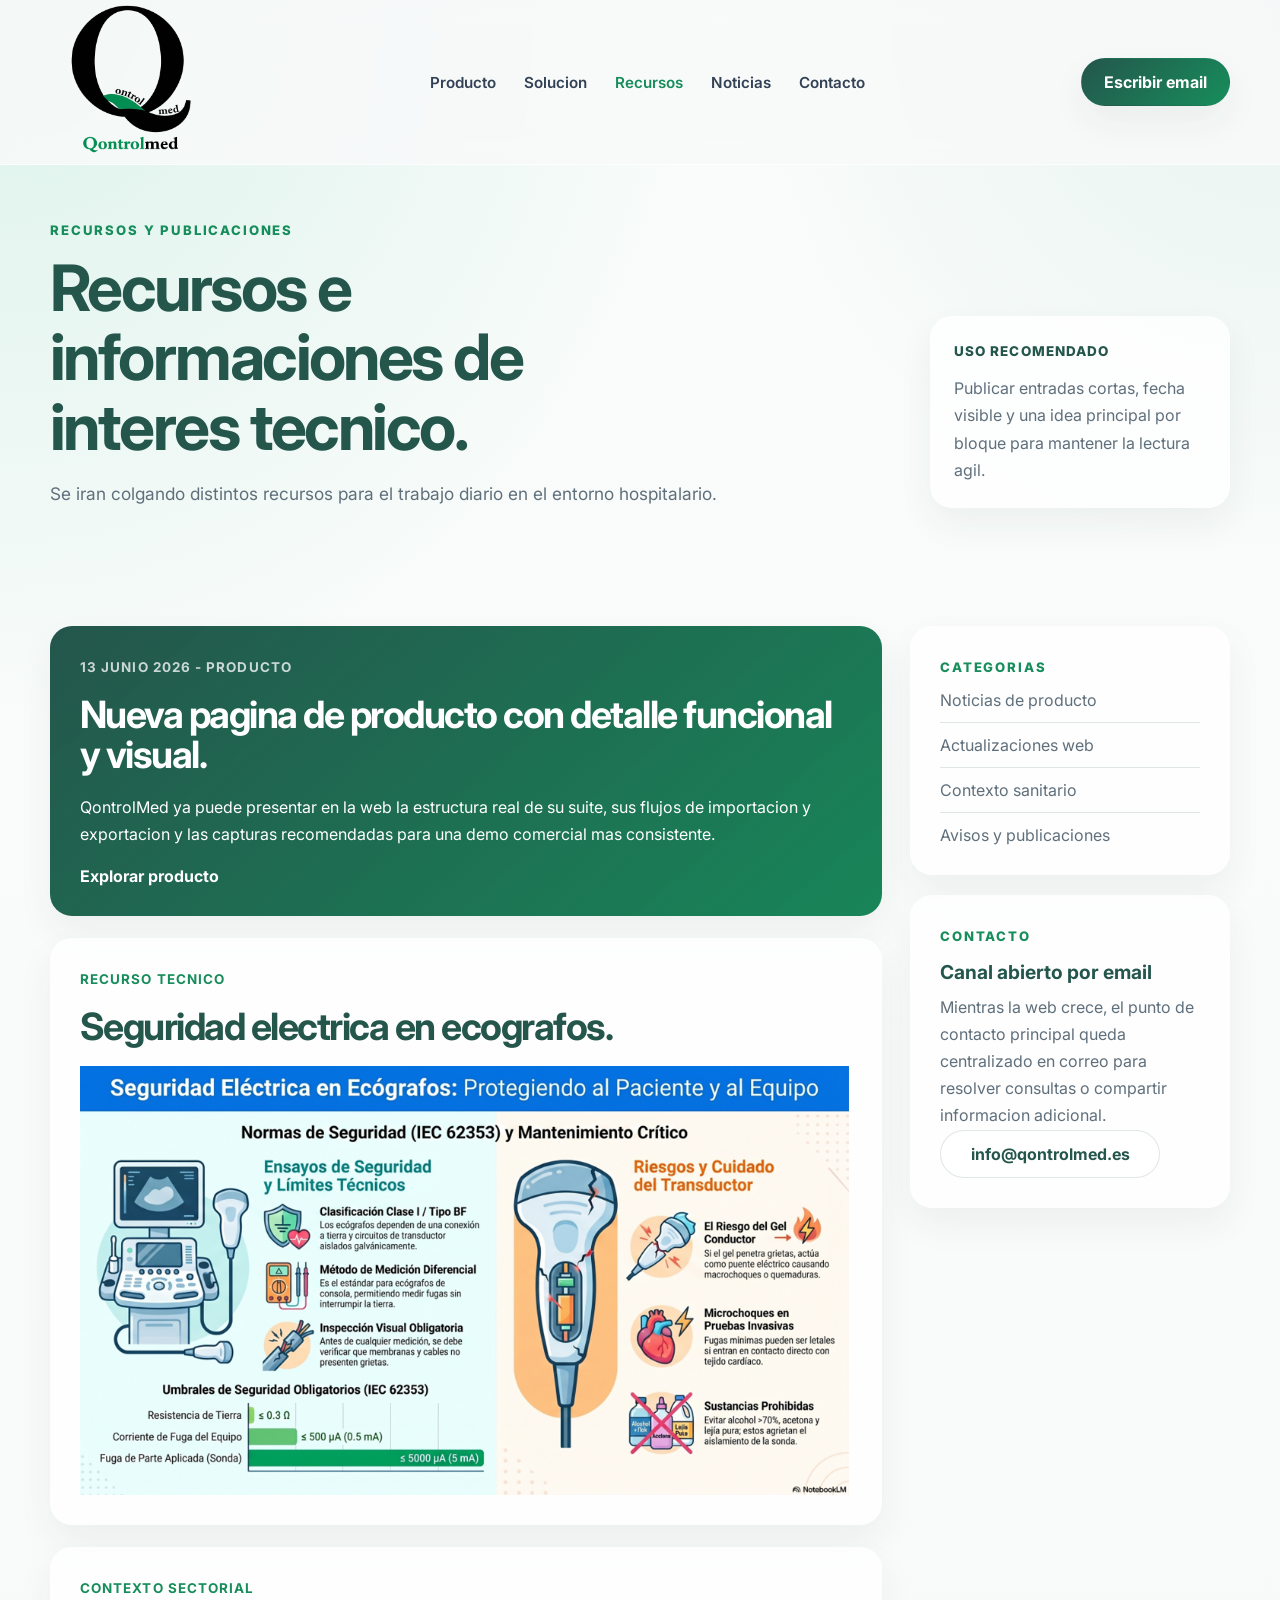
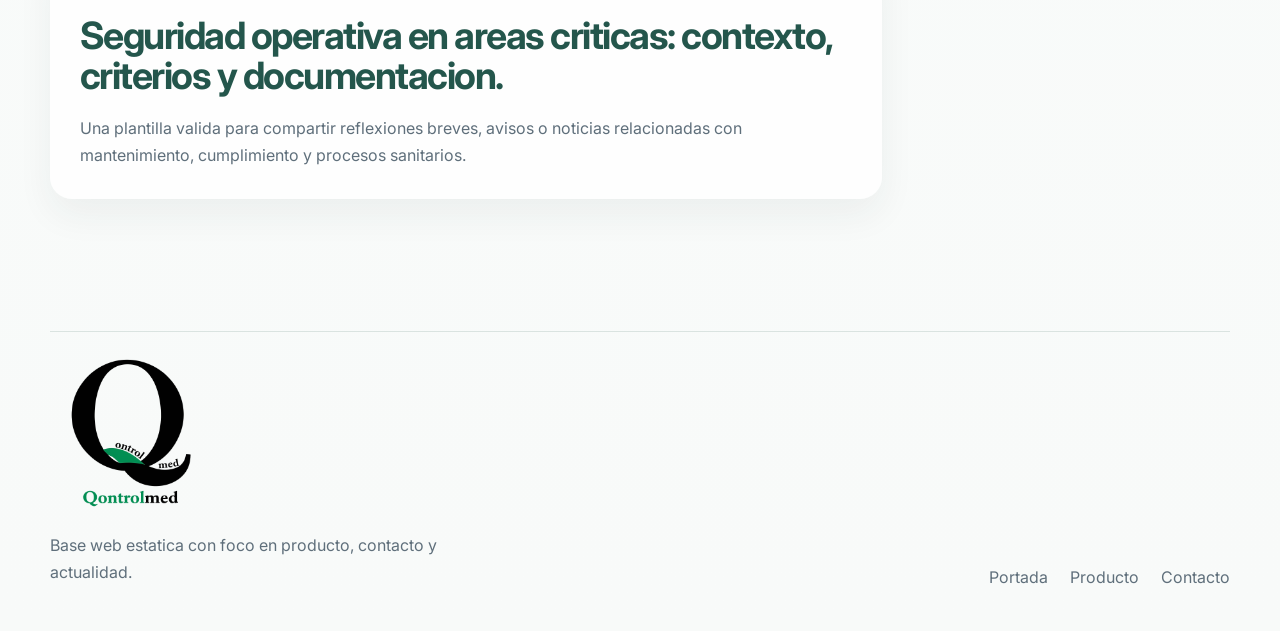
<file: recursos.html>
<!DOCTYPE html>
<html lang="es">
<head>
    <meta charset="UTF-8">
    <meta name="viewport" content="width=device-width, initial-scale=1.0">
    <title>Recursos | QontrolMed</title>
    <meta
        name="description"
        content="Pagina de recursos y publicaciones de QontrolMed para compartir recursos tecnicos y avisos."
    >
    <link rel="preconnect" href="https://fonts.googleapis.com">
    <link rel="preconnect" href="https://fonts.gstatic.com" crossorigin>
    <link
        href="https://fonts.googleapis.com/css2?family=Inter:wght@400;500;600;700;800&display=swap"
        rel="stylesheet"
    >
    <link rel="stylesheet" href="css/variables.css">
    <link rel="stylesheet" href="css/base.css">
    <link rel="stylesheet" href="css/layout.css">
    <link rel="stylesheet" href="css/pages/news.css">
</head>
<body>
    <header class="site-header">
        <div class="shell site-header__inner">
            <a class="brand" href="index_160319.html" aria-label="Ir a la portada de QontrolMed">
                <img class="brand__logo" src="assets/img/logo.png" alt="Logotipo de QontrolMed">
            </a>

            <nav class="site-nav" aria-label="Navegacion principal">
                <a href="producto.html">Producto</a>
                <a href="index_160319.html#solucion">Solucion</a>
                <a href="recursos.html" aria-current="page">Recursos</a>
                <a href="noticias.html">Noticias</a>
                <a href="index_160319.html#contacto">Contacto</a>
            </nav>

            <a class="btn btn--primary site-header__cta" href="mailto:info@qontrolmed.es?subject=Consulta%20sobre%20QontrolMed">
                Escribir email
            </a>
        </div>
    </header>

    <main>
        <section class="news-hero">
            <div class="shell news-hero__inner">
                <div>
                    <p class="eyebrow">Recursos y publicaciones</p>
                    <h1>Recursos e informaciones de interes tecnico.</h1>
                    <p class="news-hero__lead">
                        Se iran colgando distintos recursos para el trabajo diario en el entorno hospitalario.
                    </p>
                </div>

                <aside class="news-hero__note">
                    <p class="news-hero__label">Uso recomendado</p>
                    <p>
                        Publicar entradas cortas, fecha visible y una idea principal por
                        bloque para mantener la lectura agil.
                    </p>
                </aside>
            </div>
        </section>

        <section class="section section--compact">
            <div class="shell news-layout">
                <div class="news-feed">
                    <article class="news-card news-card--featured">
                        <p class="news-card__meta">13 junio 2026 - Producto</p>
                        <h2>Nueva pagina de producto con detalle funcional y visual.</h2>
                        <p>
                            QontrolMed ya puede presentar en la web la estructura
                            real de su suite, sus flujos de importacion y exportacion
                            y las capturas recomendadas para una demo comercial mas
                            consistente.
                        </p>
                        <a href="producto.html">
                            Explorar producto
                        </a>
                    </article>

                    <article class="news-card">
                        <p class="news-card__meta">Recurso tecnico</p>
                        <h2>Seguridad electrica en ecografos.</h2>
                        <p>
                            <img src="assets/img/ecografos.png" alt="Seguridad electrica en ecografos">
                        </p>
                    </article>

                    <article class="news-card">
                        <p class="news-card__meta">Contexto sectorial</p>
                        <h2>Seguridad operativa en areas criticas: contexto, criterios y documentacion.</h2>
                        <p>
                            Una plantilla valida para compartir reflexiones breves,
                            avisos o noticias relacionadas con mantenimiento,
                            cumplimiento y procesos sanitarios.
                        </p>
                    </article>
                </div>

                <aside class="news-sidebar">
                    <section class="sidebar-card">
                        <p class="eyebrow">Categorias</p>
                        <ul>
                            <li>Noticias de producto</li>
                            <li>Actualizaciones web</li>
                            <li>Contexto sanitario</li>
                            <li>Avisos y publicaciones</li>
                        </ul>
                    </section>

                    <section class="sidebar-card">
                        <p class="eyebrow">Contacto</p>
                        <h3>Canal abierto por email</h3>
                        <p>
                            Mientras la web crece, el punto de contacto principal queda
                            centralizado en correo para resolver consultas o compartir
                            informacion adicional.
                        </p>
                        <a class="btn btn--ghost btn--wide" href="mailto:info@qontrolmed.es">
                            info@qontrolmed.es
                        </a>
                    </section>
                </aside>
            </div>
        </section>
    </main>

    <footer class="site-footer">
        <div class="shell site-footer__inner">
            <div>
                <img class="site-footer__logo" src="assets/img/logo.png" alt="QontrolMed">
                <p>Base web estatica con foco en producto, contacto y actualidad.</p>
            </div>

            <div class="site-footer__links">
                <a href="index_160319.html">Portada</a>
                <a href="producto.html">Producto</a>
                <a href="mailto:info@qontrolmed.es">Contacto</a>
            </div>
        </div>
    </footer>
</body>
</html>
</file>
<file: css/variables.css>
:root {
    --qm-primary: #178d5b;
    --qm-primary-dark: #24564c;
    --qm-primary-light: #42c098;
    --qm-secondary: #7cb8a5;

    --qm-bg: #f8faf9;
    --qm-surface: #ffffff;
    --qm-surface-strong: #eef5f1;
    --qm-text: #334155;
    --qm-text-soft: #5f6f7b;
    --qm-line: rgba(36, 86, 76, 0.14);
    --qm-shadow: 0 24px 60px rgba(31, 50, 45, 0.08);
    --qm-shadow-soft: 0 16px 36px rgba(31, 50, 45, 0.06);
    --qm-radius: 22px;
    --qm-radius-sm: 16px;
    --qm-shell: 1180px;
    --qm-font: "Inter", "Segoe UI", sans-serif;
}
</file>
<file: css/base.css>
*,
*::before,
*::after {
    box-sizing: border-box;
}

html {
    scroll-behavior: smooth;
}

body {
    margin: 0;
    min-width: 320px;
    font-family: var(--qm-font);
    color: var(--qm-text);
    background:
        radial-gradient(circle at top left, rgba(66, 192, 152, 0.16), transparent 28%),
        radial-gradient(circle at top right, rgba(23, 141, 91, 0.08), transparent 22%),
        linear-gradient(180deg, #f9fcfb 0%, var(--qm-bg) 100%);
}

img {
    display: block;
    max-width: 100%;
}

a {
    color: inherit;
}

button,
input,
textarea,
select {
    font: inherit;
}

h1,
h2,
h3,
p {
    margin-top: 0;
}

p {
    margin-bottom: 0;
    line-height: 1.7;
    color: var(--qm-text-soft);
}

ul {
    margin: 0;
    padding: 0;
    list-style: none;
}
</file>
<file: css/layout.css>
.shell {
    width: min(calc(100% - 40px), var(--qm-shell));
    margin: 0 auto;
}

.site-header {
    position: sticky;
    top: 0;
    z-index: 20;
    backdrop-filter: blur(14px);
    background: rgba(248, 250, 249, 0.84);
    border-bottom: 1px solid rgba(255, 255, 255, 0.65);
}

.site-header__inner {
    display: flex;
    align-items: center;
    justify-content: space-between;
    gap: 24px;
    min-height: 88px;
}

.brand {
    flex-shrink: 0;
}

.brand__logo,
.site-footer__logo {
    width: 164px;
    height: auto;
}

.site-nav {
    display: flex;
    align-items: center;
    gap: 28px;
    font-size: 0.95rem;
    font-weight: 600;
}

.site-nav a {
    text-decoration: none;
    color: var(--qm-text);
    transition: color 160ms ease;
}

.site-nav a:hover,
.site-nav a[aria-current="page"] {
    color: var(--qm-primary);
}

.btn {
    display: inline-flex;
    align-items: center;
    justify-content: center;
    min-height: 48px;
    padding: 0 22px;
    border-radius: 999px;
    border: 1px solid transparent;
    text-decoration: none;
    font-weight: 700;
    transition:
        transform 180ms ease,
        border-color 180ms ease,
        background-color 180ms ease,
        color 180ms ease;
}

.btn:hover {
    transform: translateY(-1px);
}

.btn--primary {
    background: linear-gradient(135deg, var(--qm-primary-dark), var(--qm-primary));
    color: #ffffff;
    box-shadow: var(--qm-shadow-soft);
}

.btn--ghost {
    border-color: var(--qm-line);
    background: rgba(255, 255, 255, 0.58);
    color: var(--qm-primary-dark);
}

.btn--wide {
    min-width: 220px;
}

.eyebrow {
    margin-bottom: 12px;
    color: var(--qm-primary);
    font-size: 0.82rem;
    font-weight: 800;
    letter-spacing: 0.14em;
    text-transform: uppercase;
}

.section {
    padding: 104px 0;
}

.section--compact {
    padding: 80px 0 104px;
}

.section--tinted {
    background: linear-gradient(180deg, rgba(255, 255, 255, 0) 0%, rgba(23, 141, 91, 0.06) 100%);
}

.section-heading {
    max-width: 720px;
    margin-bottom: 40px;
}

.section-heading h2,
.split h2,
.highlight h2,
.contact-callout h2,
.news-hero h1,
.news-card h2 {
    margin-bottom: 18px;
    color: var(--qm-primary-dark);
    line-height: 1.08;
    letter-spacing: -0.04em;
}

.section-heading h2,
.split h2,
.highlight h2,
.contact-callout h2 {
    font-size: clamp(2rem, 3vw, 3.35rem);
}

.card-grid {
    display: grid;
    gap: 24px;
}

.card-grid--three {
    grid-template-columns: repeat(3, minmax(0, 1fr));
}

.card {
    padding: 32px;
    border: 1px solid rgba(255, 255, 255, 0.7);
    border-radius: var(--qm-radius);
    background: rgba(255, 255, 255, 0.72);
    box-shadow: var(--qm-shadow-soft);
}

.card h3,
.feature h3,
.sidebar-card h3 {
    margin-bottom: 10px;
    color: var(--qm-primary-dark);
    font-size: 1.2rem;
}

.split {
    display: grid;
    grid-template-columns: minmax(0, 1.05fr) minmax(0, 0.95fr);
    gap: 48px;
    align-items: start;
}

.stack {
    display: grid;
    gap: 18px;
}

.feature {
    display: grid;
    grid-template-columns: 62px 1fr;
    gap: 20px;
    padding: 22px 0;
    border-bottom: 1px solid var(--qm-line);
}

.feature:first-child {
    padding-top: 0;
}

.feature:last-child {
    border-bottom: 0;
    padding-bottom: 0;
}

.feature__index {
    display: inline-flex;
    align-items: center;
    justify-content: center;
    width: 62px;
    height: 62px;
    border-radius: 50%;
    background: rgba(23, 141, 91, 0.1);
    color: var(--qm-primary-dark);
    font-weight: 800;
}

.highlight {
    display: grid;
    grid-template-columns: minmax(0, 1fr) 320px;
    gap: 32px;
    padding: 40px;
    border-radius: calc(var(--qm-radius) + 6px);
    background:
        linear-gradient(140deg, rgba(36, 86, 76, 0.96), rgba(23, 141, 91, 0.84)),
        #173a33;
    box-shadow: var(--qm-shadow);
}

.highlight__content h2,
.highlight__content p,
.highlight__aside p {
    color: #ffffff;
}

.highlight__aside {
    display: grid;
    gap: 14px;
    align-content: start;
    padding-left: 24px;
    border-left: 1px solid rgba(255, 255, 255, 0.18);
}

.highlight__aside p {
    font-size: 1.05rem;
    font-weight: 600;
}

.contact-callout {
    display: grid;
    grid-template-columns: minmax(0, 1fr) auto;
    gap: 28px;
    align-items: center;
    padding: 38px 40px;
    border-radius: calc(var(--qm-radius) + 4px);
    background: rgba(255, 255, 255, 0.84);
    border: 1px solid rgba(255, 255, 255, 0.9);
    box-shadow: var(--qm-shadow-soft);
}

.contact-callout__actions {
    display: grid;
    gap: 14px;
}

.site-footer {
    padding: 28px 0 44px;
}

.site-footer__inner {
    display: flex;
    align-items: flex-end;
    justify-content: space-between;
    gap: 28px;
    padding-top: 22px;
    border-top: 1px solid var(--qm-line);
}

.site-footer__inner p {
    margin-top: 14px;
    max-width: 420px;
}

.site-footer__links {
    display: flex;
    flex-wrap: wrap;
    justify-content: flex-end;
    gap: 12px 22px;
}

.site-footer__links a {
    text-decoration: none;
    color: var(--qm-text-soft);
}

@media (max-width: 980px) {
    .site-header {
        position: static;
    }

    .site-header__inner,
    .site-footer__inner {
        flex-direction: column;
        align-items: flex-start;
    }

    .split,
    .highlight,
    .contact-callout {
        grid-template-columns: 1fr;
    }

    .site-nav {
        flex-wrap: wrap;
        gap: 14px 18px;
    }

    .site-header__cta {
        display: none;
    }

    .card-grid--three {
        grid-template-columns: 1fr;
    }

    .highlight__aside {
        padding-left: 0;
        border-left: 0;
        padding-top: 18px;
        border-top: 1px solid rgba(255, 255, 255, 0.18);
    }

    .contact-callout__actions,
    .site-footer__links {
        width: 100%;
    }
}

@media (max-width: 640px) {
    .shell {
        width: min(calc(100% - 28px), var(--qm-shell));
    }

    .section {
        padding: 82px 0;
    }

    .section--compact {
        padding: 62px 0 88px;
    }

    .site-header__inner {
        min-height: 78px;
    }

    .brand__logo,
    .site-footer__logo {
        width: 140px;
    }

    .card,
    .highlight,
    .contact-callout {
        padding: 26px;
    }

    .feature {
        grid-template-columns: 1fr;
    }
}
</file>
<file: css/pages/home.css>
.hero {
    padding: 42px 0 88px;
}

.hero__grid {
    display: grid;
    grid-template-columns: minmax(0, 1.1fr) minmax(360px, 0.9fr);
    gap: 42px;
    align-items: center;
}

.hero__content h1 {
    max-width: 11ch; 
    margin-bottom: 22px;
    color: var(--qm-primary-dark);
    font-size: clamp(3.2rem, 6vw, 4rem);
    line-height: 0.95;
    letter-spacing: -0.07em;
}

.hero__lead {
    max-width: 640px;
    font-size: 1.14rem;
}

.texto-espaciado {
    margin-top: 60px;
}

.product-card {
    display: grid;
    gap: 18px;
    align-content: start;
}

.product-card__media {
    overflow: hidden;
    min-height: 220px;
    border-radius: calc(var(--qm-radius-sm) + 2px);
    border: 1px solid rgba(36, 86, 76, 0.1);
    background: rgba(238, 245, 241, 0.9);
}

.product-card__media img {
    width: 100%;
    height: 100%;
    object-fit: cover;
}

.product-teaser__actions {
    display: flex;
    flex-wrap: wrap;
    gap: 14px;
    margin-top: 28px;
}

.hero__actions {
    display: flex;
    flex-wrap: wrap;
    gap: 14px;
    margin-top: 30px;
}

.hero__metrics {
    display: grid;
    grid-template-columns: repeat(3, minmax(0, 1fr));
    gap: 16px;
    margin: 44px 0 0;
}

.hero__metrics div {
    padding: 18px 20px;
    border-radius: var(--qm-radius-sm);
    background: rgba(255, 255, 255, 0.72);
    border: 1px solid rgba(255, 255, 255, 0.86);
    box-shadow: var(--qm-shadow-soft);
}

.hero__metrics dt {
    margin-bottom: 8px;
    color: var(--qm-text-soft);
    font-size: 0.84rem;
    font-weight: 700;
    letter-spacing: 0.08em;
    text-transform: uppercase;
}

.hero__metrics dd {
    margin: 0;
    color: var(--qm-primary-dark);
    font-size: 1.05rem;
    font-weight: 700;
}

.hero__panel {
    display: grid;
    gap: 18px;
}

.hero-card {
    overflow: hidden;
    border-radius: calc(var(--qm-radius) + 2px);
    box-shadow: var(--qm-shadow);
}

.hero-card--primary {
    padding: 30px;
    background:
        radial-gradient(circle at top right, rgba(255, 255, 255, 0.14), transparent 26%),
        linear-gradient(145deg, rgba(36, 86, 76, 0.98), rgba(23, 141, 91, 0.82));
    color: #ffffff;
}

.hero-card__label {
    margin-bottom: 18px;
    color: rgba(255, 255, 255, 0.74);
    font-size: 0.82rem;
    font-weight: 800;
    letter-spacing: 0.14em;
    text-transform: uppercase;
}

.hero-card__title {
    margin-bottom: 16px;
    color: #ffffff;
    font-size: 1.9rem;
    font-weight: 700;
    line-height: 1.15;
    letter-spacing: -0.04em;
}

.hero-card__copy {
    color: rgba(255, 255, 255, 0.82);
}

.hero-card--image {
    position: relative;
    min-height: 320px;
    border: 1px solid rgba(255, 255, 255, 0.88);
}

.hero-card--image::after {
    content: "";
    position: absolute;
    inset: 0;
    background:
        linear-gradient(180deg, rgba(36, 86, 76, 0.06) 0%, rgba(36, 86, 76, 0.5) 100%);
}

.hero-card--image img {
    width: 100%;
    height: 100%;
    object-fit: cover;
}

@media (max-width: 980px) {
    .hero__grid {
        grid-template-columns: 1fr;
    }

    .hero__content h1 {
        max-width: 12ch;
    }
}

@media (max-width: 640px) {
    .hero {
        padding: 26px 0 62px;
    }

    .hero__content h1 {
        max-width: none;
        font-size: clamp(2.7rem, 15vw, 4.2rem);
    }

    .hero__metrics {
        grid-template-columns: 1fr;
    }

    .product-card__media {
        min-height: 180px;
    }
}
</file>
<file: css/pages/news.css>
.news-hero {
    padding: 54px 0 38px;
}

.news-hero__inner {
    display: grid;
    grid-template-columns: minmax(0, 1fr) 300px;
    gap: 32px;
    align-items: end;
}

.news-hero h1 {
    max-width: 13ch;
    font-size: clamp(2.8rem, 5vw, 4.9rem);
}

.news-hero__lead {
    max-width: 720px;
    font-size: 1.08rem;
}

.news-hero__note {
    padding: 24px;
    border-radius: var(--qm-radius);
    background: rgba(255, 255, 255, 0.82);
    box-shadow: var(--qm-shadow-soft);
}

.news-hero__label {
    margin-bottom: 12px;
    color: var(--qm-primary-dark);
    font-size: 0.84rem;
    font-weight: 800;
    letter-spacing: 0.08em;
    text-transform: uppercase;
}

.news-layout {
    display: grid;
    grid-template-columns: minmax(0, 1fr) 320px;
    gap: 28px;
}

.news-feed {
    display: grid;
    gap: 22px;
}

.news-card,
.sidebar-card {
    padding: 30px;
    border-radius: var(--qm-radius);
    background: rgba(255, 255, 255, 0.82);
    box-shadow: var(--qm-shadow-soft);
}

.news-card--featured {
    background:
        linear-gradient(140deg, rgba(36, 86, 76, 0.98), rgba(23, 141, 91, 0.88)),
        #1f4c42;
}

.news-card--featured h2,
.news-card--featured p,
.news-card--featured a {
    color: #ffffff;
}

.news-card__meta {
    margin-bottom: 16px;
    color: var(--qm-primary);
    font-size: 0.84rem;
    font-weight: 700;
    letter-spacing: 0.08em;
    text-transform: uppercase;
}

.news-card--featured .news-card__meta {
    color: rgba(255, 255, 255, 0.76);
}

.news-card h2 {
    font-size: clamp(1.7rem, 3vw, 2.35rem);
}

.news-card a {
    display: inline-flex;
    margin-top: 18px;
    font-weight: 700;
    text-decoration: none;
}

.news-sidebar {
    display: grid;
    gap: 20px;
    align-content: start;
}

.sidebar-card ul {
    display: grid;
    gap: 12px;
}

.sidebar-card li {
    padding-bottom: 12px;
    border-bottom: 1px solid var(--qm-line);
    color: var(--qm-text-soft);
}

.sidebar-card li:last-child {
    padding-bottom: 0;
    border-bottom: 0;
}

@media (max-width: 980px) {
    .news-hero__inner,
    .news-layout {
        grid-template-columns: 1fr;
    }

    .news-hero h1 {
        max-width: 10ch;
    }
}

@media (max-width: 640px) {
    .news-hero {
        padding: 30px 0 14px;
    }

    .news-card,
    .sidebar-card,
    .news-hero__note {
        padding: 24px;
    }

    .news-hero h1 {
        max-width: none;
        font-size: clamp(2.4rem, 12vw, 3.4rem);
    }
}
</file>
<file: css/pages/product.css>
.product-hero {
    padding: 42px 0 88px;
}

.product-hero__grid {
    display: grid;
    grid-template-columns: minmax(0, 1.02fr) minmax(360px, 0.98fr);
    gap: 42px;
    align-items: center;
}

.product-hero__content h1 {
    max-width: 12ch;
    margin-bottom: 22px;
    color: var(--qm-primary-dark);
    font-size: clamp(3.15rem, 5.4vw, 4.55rem);
    line-height: 0.94;
    letter-spacing: -0.07em;
}

.product-hero__lead {
    max-width: 700px;
    font-size: 1.12rem;
}

.product-hero__actions {
    display: flex;
    flex-wrap: wrap;
    gap: 14px;
    margin-top: 30px;
}

.summary-band {
    display: grid;
    grid-template-columns: repeat(3, minmax(0, 1fr));
    gap: 16px;
    margin-top: 42px;
}

.summary-card {
    padding: 18px 20px;
    border-radius: var(--qm-radius-sm);
    background: rgba(255, 255, 255, 0.78);
    border: 1px solid rgba(255, 255, 255, 0.88);
    box-shadow: var(--qm-shadow-soft);
}

.summary-card__label {
    margin-bottom: 8px;
    color: var(--qm-text-soft);
    font-size: 0.8rem;
    font-weight: 800;
    letter-spacing: 0.1em;
    text-transform: uppercase;
}

.summary-card__value {
    color: var(--qm-primary-dark);
    font-weight: 700;
}

.product-visual {
    position: relative;
    min-height: 640px;
    padding: 32px 26px 26px;
    border-radius: calc(var(--qm-radius) + 10px);
    background:
        radial-gradient(circle at top right, rgba(66, 192, 152, 0.2), transparent 28%),
        linear-gradient(165deg, rgba(255, 255, 255, 0.9), rgba(232, 244, 239, 0.94));
    border: 1px solid rgba(255, 255, 255, 0.84);
    box-shadow: var(--qm-shadow);
}

.product-visual__desktop,
.product-visual__device {
    overflow: hidden;
    border-radius: 26px;
    background: #ffffff;
    box-shadow: 0 28px 60px rgba(26, 47, 43, 0.18);
}

.product-visual__desktop {
    width: min(100%, 520px);
    margin-left: auto;
    border: 1px solid rgba(36, 86, 76, 0.12);
}

.product-visual__desktop img,
.product-visual__device img,
.document-showcase__visual img,
.product-card__media img {
    width: 100%;
    height: 100%;
    object-fit: cover;
}

.product-visual__device {
    position: absolute;
    left: 12px;
    bottom: 34px;
    width: min(42%, 240px);
    border: 10px solid rgba(255, 255, 255, 0.9);
}

.product-visual__badge {
    position: absolute;
    right: 22px;
    bottom: 24px;
    width: min(64%, 280px);
    padding: 18px 20px;
    border-radius: 18px;
    background: rgba(36, 86, 76, 0.92);
    color: #ffffff;
    box-shadow: 0 22px 40px rgba(19, 45, 39, 0.22);
}

.product-visual__badge span {
    display: block;
    margin-bottom: 8px;
    color: rgba(255, 255, 255, 0.68);
    font-size: 0.76rem;
    font-weight: 800;
    letter-spacing: 0.14em;
    text-transform: uppercase;
}

.product-visual__badge strong {
    display: block;
    line-height: 1.45;
}

.module-grid,
.capability-grid,
.capture-grid {
    display: grid;
    gap: 24px;
}

.module-grid {
    grid-template-columns: repeat(3, minmax(0, 1fr));
}

.module-card,
.capability-card,
.capture-card {
    padding: 30px;
    border-radius: var(--qm-radius);
    background: rgba(255, 255, 255, 0.82);
    border: 1px solid rgba(255, 255, 255, 0.84);
    box-shadow: var(--qm-shadow-soft);
}

.module-card__eyebrow {
    margin-bottom: 16px;
    color: var(--qm-primary);
    font-size: 0.8rem;
    font-weight: 800;
    letter-spacing: 0.12em;
    text-transform: uppercase;
}

.module-card h3,
.workflow-step h3,
.capability-card h3,
.capture-card h3 {
    margin-bottom: 12px;
    color: var(--qm-primary-dark);
    font-size: 1.35rem;
    line-height: 1.2;
}

.detail-list {
    display: grid;
    gap: 12px;
    margin-top: 20px;
}

.detail-list li {
    position: relative;
    padding-left: 18px;
    color: var(--qm-text-soft);
    line-height: 1.7;
}

.detail-list li::before {
    content: "";
    position: absolute;
    left: 0;
    top: 11px;
    width: 7px;
    height: 7px;
    border-radius: 50%;
    background: var(--qm-primary);
}

.split--product {
    align-items: start;
}

.workflow {
    display: grid;
    gap: 18px;
}

.workflow-step {
    display: grid;
    grid-template-columns: 62px 1fr;
    gap: 20px;
    padding: 22px 0;
    border-bottom: 1px solid var(--qm-line);
}

.workflow-step:first-child {
    padding-top: 0;
}

.workflow-step:last-child {
    padding-bottom: 0;
    border-bottom: 0;
}

.workflow-step__index {
    display: inline-flex;
    align-items: center;
    justify-content: center;
    width: 62px;
    height: 62px;
    border-radius: 18px;
    background: linear-gradient(145deg, rgba(23, 141, 91, 0.18), rgba(36, 86, 76, 0.1));
    color: var(--qm-primary-dark);
    font-weight: 800;
}

.section-heading--narrow {
    max-width: 760px;
}

.capability-grid {
    grid-template-columns: repeat(3, minmax(0, 1fr));
}

.capability-card {
    min-height: 196px;
}

.document-showcase {
    display: grid;
    grid-template-columns: minmax(0, 0.92fr) minmax(320px, 0.82fr);
    gap: 32px;
    align-items: center;
    padding: 38px;
    border-radius: calc(var(--qm-radius) + 6px);
    background: rgba(255, 255, 255, 0.84);
    border: 1px solid rgba(255, 255, 255, 0.92);
    box-shadow: var(--qm-shadow-soft);
}

.document-showcase__visual {
    overflow: hidden;
    border-radius: 24px;
    border: 1px solid rgba(36, 86, 76, 0.12);
    background: #ffffff;
}

.capture-grid {
    grid-template-columns: repeat(3, minmax(0, 1fr));
}

.capture-card--accent {
    background:
        linear-gradient(150deg, rgba(36, 86, 76, 0.98), rgba(23, 141, 91, 0.82)),
        #1f4c42;
}

.capture-card--accent h3,
.capture-card--accent li {
    color: #ffffff;
}

.capture-card--accent .detail-list li::before {
    background: rgba(255, 255, 255, 0.78);
}

@media (max-width: 1120px) {
    .module-grid,
    .capability-grid,
    .capture-grid {
        grid-template-columns: repeat(2, minmax(0, 1fr));
    }
}

@media (max-width: 980px) {
    .product-hero__grid,
    .document-showcase {
        grid-template-columns: 1fr;
    }

    .product-hero__content h1 {
        max-width: 12ch;
    }

    .product-visual {
        min-height: 560px;
    }
}

@media (max-width: 760px) {
    .module-grid,
    .capability-grid,
    .capture-grid,
    .summary-band {
        grid-template-columns: 1fr;
    }
}

@media (max-width: 640px) {
    .product-hero {
        padding: 26px 0 62px;
    }

    .product-hero__content h1 {
        max-width: none;
        font-size: clamp(2.7rem, 13vw, 4rem);
    }

    .product-visual {
        min-height: auto;
        padding: 20px;
    }

    .product-visual__desktop {
        width: 100%;
    }

    .product-visual__device,
    .product-visual__badge {
        position: static;
        width: 100%;
        margin-top: 18px;
    }

    .workflow-step {
        grid-template-columns: 1fr;
    }

    .module-card,
    .capability-card,
    .capture-card,
    .document-showcase {
        padding: 24px;
    }
}
</file>
